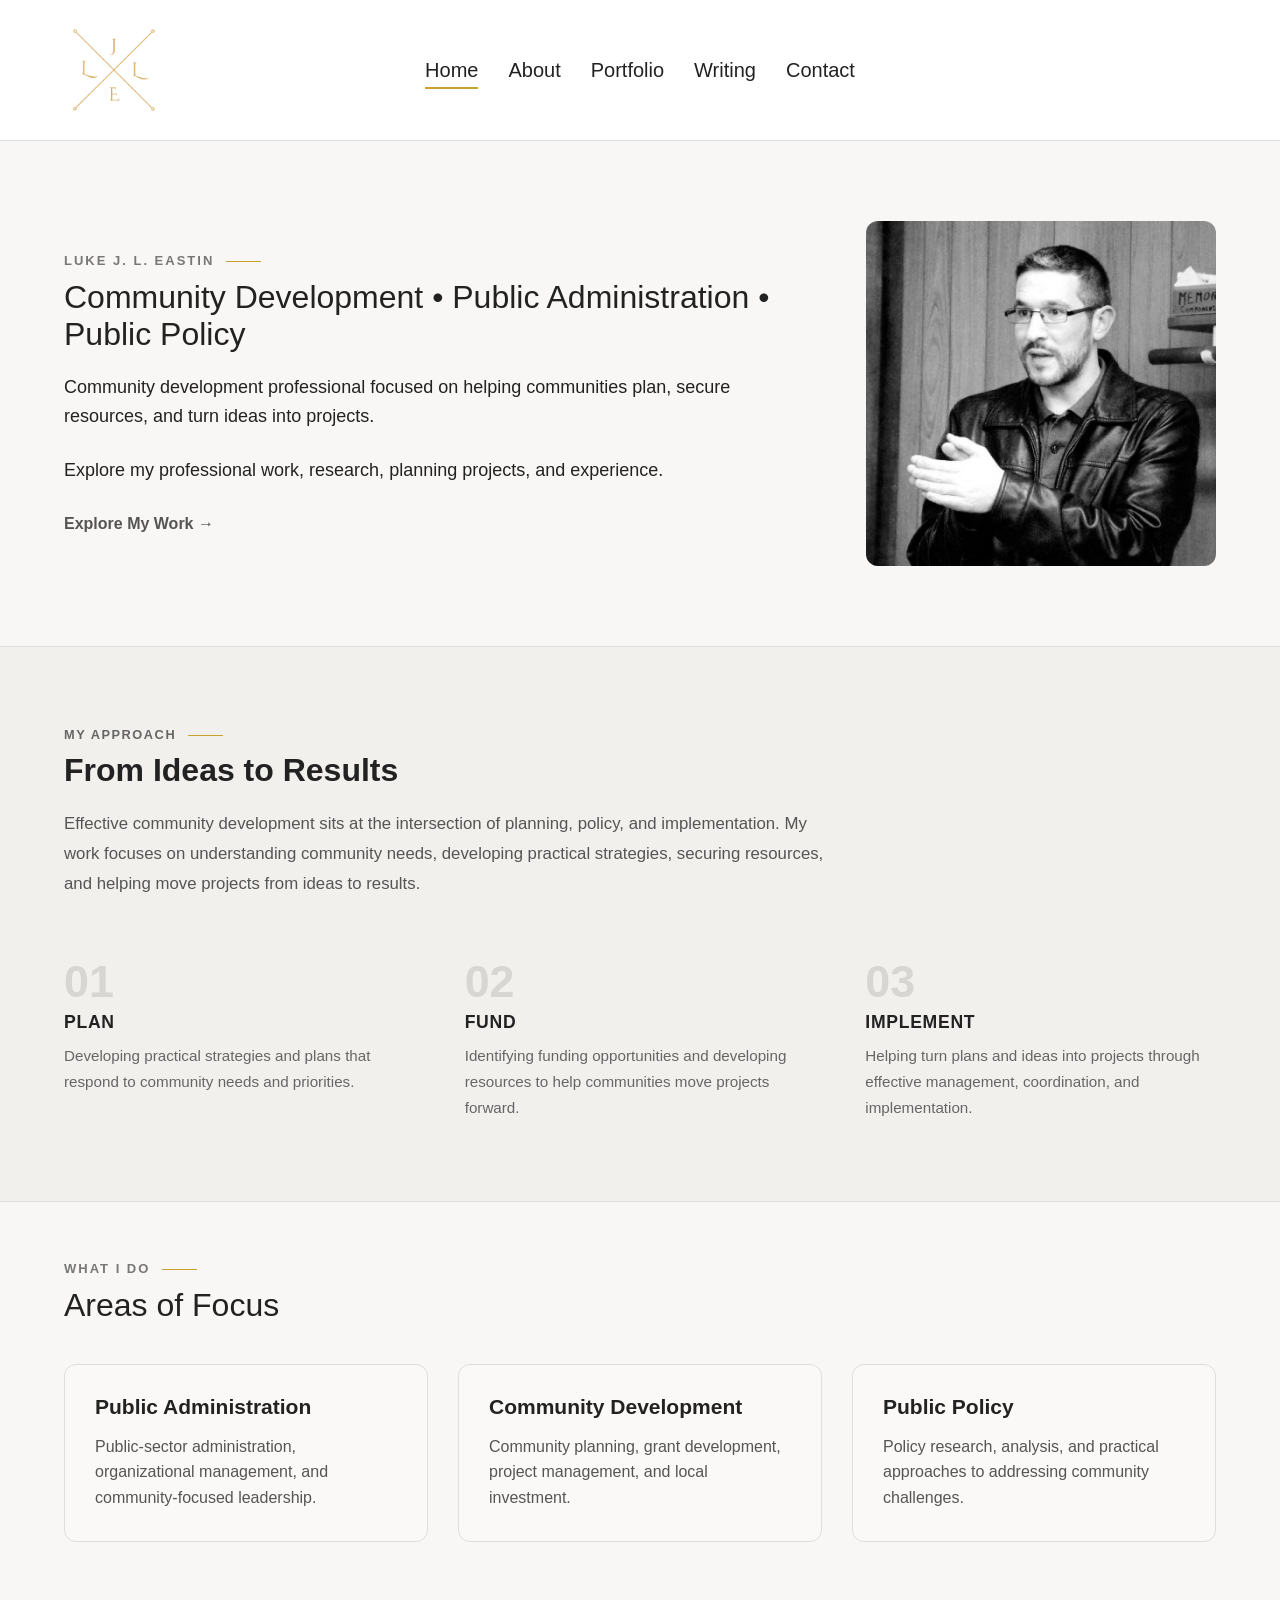
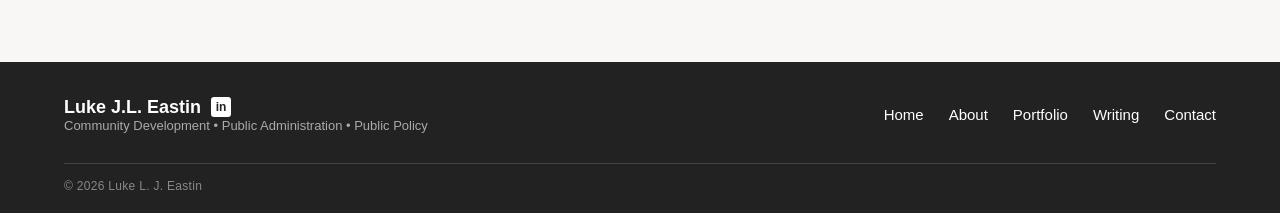
<file: index.html>
<!DOCTYPE html>
<html lang="en">
<head>
    <meta charset="UTF-8">

    <!-- Mobile-friendly viewport -->
    <meta name="viewport" content="width=device-width, initial-scale=1.0">

    <!-- Page title -->
    <title>L. J. L. Eastin - Personal Portfolio</title>

    <!-- Basic SEO -->
    <meta name="description" content="Luke L. J. Eastin - Public Administration, Community Economic Development, and Public Policy.">

    <!-- Site Ico -->
    <link rel="icon" type="image/x-icon" href="images/favicon.ico">

    <!-- Stylesheet -->
    <link rel="stylesheet" href="css/style.css">
</head>

<body>
<div class="scroll-progress"></div>
<header class="site-header">

    <div class="container">

        <a href="index.html" class="site-logo">
            <img src="images/logo_1.png" alt="Luke L. J. Eastin Logo" class="logo-image ">
        </a>

        <nav class="site-nav">
            <a href="index.html" class="active">Home</a>
            <a href="about.html">About</a>
            <a href="portfolio.html">Portfolio</a>
            <a href="writing.html">Writing</a>
            <a href="contact.html">Contact</a>
        </nav>

    </div>

</header>

<hr class="section-divider">

<main>
    <section class="hero">

    <div class="container hero-content">

        <div class="hero-text-content">

            <p class="hero-label">LUKE J. L. EASTIN</p>

            <h2>Community Development • Public Administration • Public Policy</h2>

            <p class="hero-description">
                Community development professional focused on helping communities
                plan, secure resources, and turn ideas into projects.
            </p>

            <p class="hero-description">
                Explore my professional work, research, planning projects, and
                experience.
            </p>

            <a href="portfolio.html" class="hero-link">
                Explore My Work →
            </a>

        </div>

        <div class="hero-image">
            <img src="images/image1.png" alt="Luke J.L. Eastin">
        </div>

    </div>

</section>

<hr class="section-divider">

<section class="approach">

    <div class="container">

        <p class="approach-label">MY APPROACH</p>

        <h2>From Ideas to Results</h2>

        <p class="approach-intro">
            Effective community development sits at the intersection of planning,
            policy, and implementation. My work focuses on understanding community
            needs, developing practical strategies, securing resources, and helping
            move projects from ideas to results.
        </p>

        <div class="approach-grid">

            <div class="approach-item">
                <span class="approach-number">01</span>
                <h3>Plan</h3>
                <p>
                    Developing practical strategies and plans that respond to
                    community needs and priorities.
                </p>
            </div>

            <div class="approach-item">
                <span class="approach-number">02</span>
                <h3>Fund</h3>
                <p>
                    Identifying funding opportunities and developing resources
                    to help communities move projects forward.
                </p>
            </div>

            <div class="approach-item">
                <span class="approach-number">03</span>
                <h3>Implement</h3>
                <p>
                    Helping turn plans and ideas into projects through effective
                    management, coordination, and implementation.
                </p>
            </div>

        </div>

    </div>

</section>

<hr class="section-divider">

<section class="focus">

    <div class="container">

        <p class="focus-label">WHAT I DO</p>

        <h2>Areas of Focus</h2>

        <div class="focus-grid">

            <div class="focus-card">
                <h3>Public Administration</h3>
                <p>
                    Public-sector administration, organizational management,
                    and community-focused leadership.
                </p>
            </div>

            <div class="focus-card">
                <h3>Community Development</h3>
                <p>
                    Community planning, grant development, project management,
                    and local investment.
                </p>
            </div>

            <div class="focus-card">
                <h3>Public Policy</h3>
                <p>
                    Policy research, analysis, and practical approaches to
                    addressing community challenges.
                </p>
            </div>

        </div>

    </div>

</section>

</main>

<footer class="site-footer">

    <div class="container">

        <div class="footer-content">

            
<div class="footer-brand">

    <div class="footer-name">
        <h2>Luke J.L. Eastin</h2>

        <a href="https://www.linkedin.com/in/lukeeastin"
           target="_blank"
           rel="noopener noreferrer"
           aria-label="Luke J.L. Eastin on LinkedIn">
            <span class="linkedin-icon">in</span>
        </a>
    </div>

    <p>Community Development • Public Administration • Public Policy</p>

</div>

            <nav class="footer-nav">
                <a href="index.html">Home</a>
                <a href="about.html">About</a>
                <a href="portfolio.html">Portfolio</a>
                <a href="writing.html">Writing</a>
                <a href="contact.html">Contact</a>
            </nav>

        </div>

        <div class="footer-bottom">
            <p>&copy; <span id="copyright-year"></span> Luke L. J. Eastin</p>
        </div>

    </div>

</footer>

<script src="js/main.js"></script>
<button id="backToTop" class="back-to-top" aria-label="Back to top">
    ↑
</button>
</body>
</html>
</file>
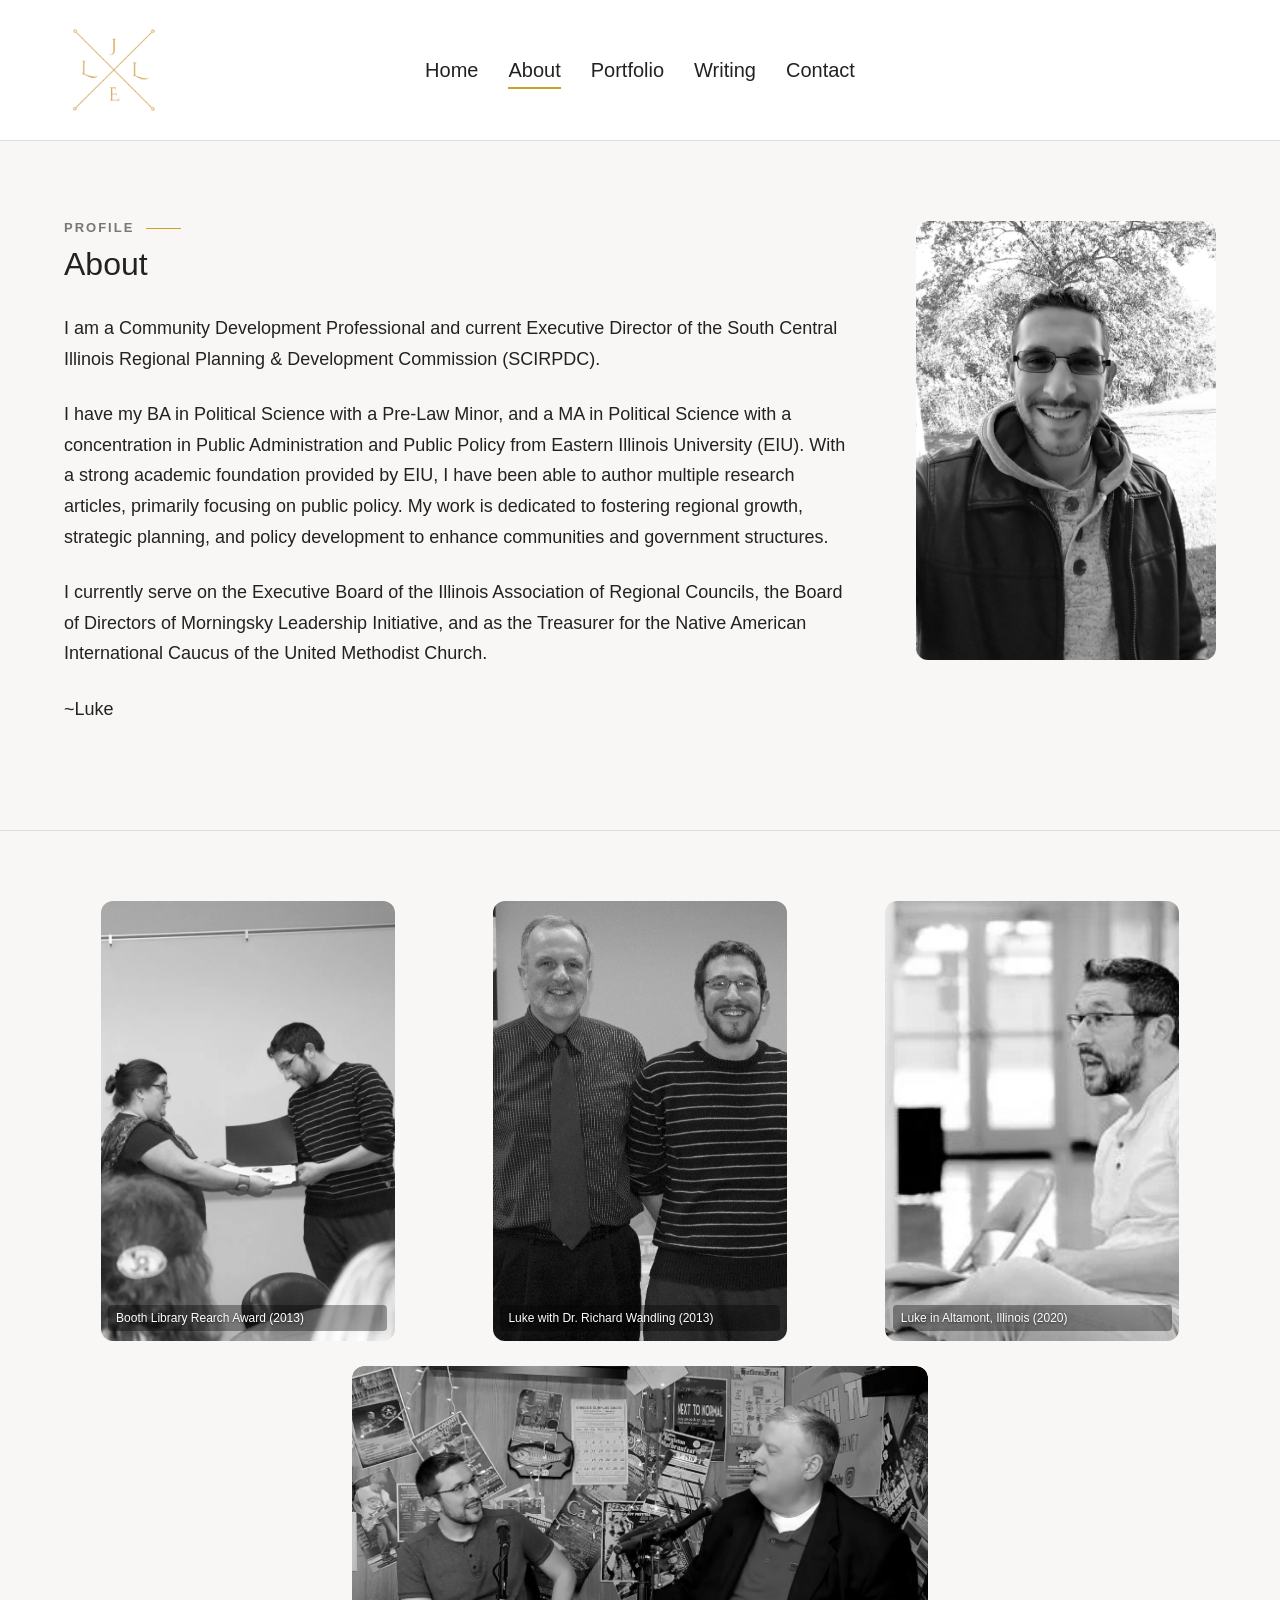
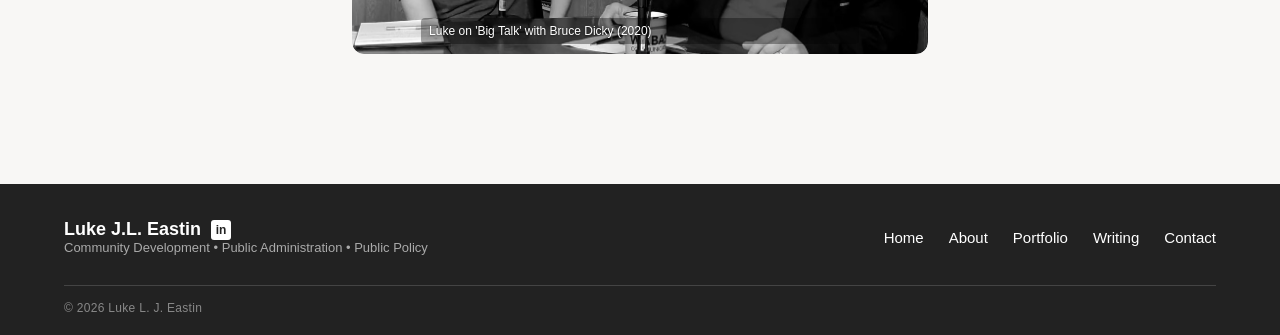
<file: about.html>
<!DOCTYPE html>
<html lang="en">
<head>
    <meta charset="UTF-8">

    <!-- Mobile-friendly viewport -->
    <meta name="viewport" content="width=device-width, initial-scale=1.0">

    <!-- Page title -->
    <title>L. J. L. Eastin - About</title>

    <!-- Basic SEO -->
    <meta name="description" content="Luke L. J. Eastin - Public Administration, Community Economic Development, and Public Policy.">

    <!-- Site Ico -->
    <link rel="icon" type="image/x-icon" href="images/favicon.ico">

    <!-- Stylesheet -->
    <link rel="stylesheet" href="css/style.css">
</head>

<body>
<div class="scroll-progress"></div>
<header class="site-header">

    <div class="container">

        <a href="index.html" class="site-logo">
            <img src="images/logo_1.png" alt="Luke L. J. Eastin Logo" class="logo-image ">
        </a>

        <nav class="site-nav">
            <a href="index.html">Home</a>
            <a href="about.html" class="active">About</a>
            <a href="portfolio.html">Portfolio</a>
            <a href="writing.html">Writing</a>
            <a href="contact.html">Contact</a>
        </nav>

    </div>

</header>

<hr class="section-divider">

<main>
    <section class="about">

    <div class="container about-content">

        <div class="about-text-content">
            <p class="about-label">PROFILE</p>
            <h2>About</h2>
        
            <p class="about-description">
            I am a Community Development Professional and current Executive Director of the 
            South Central Illinois Regional Planning & Development Commission (SCIRPDC).
            </p>

            <p class="about-description">
             I have my BA in Political Science with a Pre-Law Minor, and a MA in Political 
             Science with a concentration in Public Administration and Public Policy from 
             Eastern Illinois University (EIU). With a strong academic foundation provided by 
             EIU, I have been able to author multiple research articles, primarily focusing on
             public policy. My work is dedicated to fostering regional growth, strategic planning,
            and policy development to enhance communities and government structures.
            </p>
        
            <p class="about-description">
            I currently serve on the Executive Board of the Illinois Association of 
            Regional Councils, the Board of Directors of Morningsky Leadership Initiative, 
            and as the Treasurer for the Native American International Caucus of the United 
            Methodist Church.
            </p>

            <p class="about-description">
            ~Luke
            </p>
           
        </div>

        <div class="about-image">
            <img src="images/image2.jpg" alt="Luke J.L. Eastin">
        </div>
    </div>
</section>

<hr class="section-divider">

<section class="gallery">

    <div class="container">

        <div class="gallery-grid">

            <div class="gallery-image">
                <img src="images/eiu_award-1.webp" alt="L. Eastin EIU Award">
                <p>Booth Library Rearch Award (2013)</p>
            </div>

            <div class="gallery-image">
                <img src="images/eiu_award_2.jpg" alt="L. Eastin EIU Award">
                <p>Luke with Dr. Richard Wandling (2013)</p>
            </div>

            <div class="gallery-image">
                <img src="images/image3.png" alt="L. Eastin @ Altamont">
                <p>Luke in Altamont, Illinois (2020)</p>
            </div>

            <div class="gallery-image gallery-wide">
                <img src="images/bigtalk.jpg" alt="Luke and Bruce Dicky">
                <p>Luke on 'Big Talk' with Bruce Dicky (2020)</p>
            </div>

        </div>

    </div>

</section>

</main>

<footer class="site-footer">

    <div class="container">

        <div class="footer-content">

            <div class="footer-brand">

    <div class="footer-name">
        <h2>Luke J.L. Eastin</h2>

        <a href="https://www.linkedin.com/in/lukeeastin"
           target="_blank"
           rel="noopener noreferrer"
           aria-label="Luke J.L. Eastin on LinkedIn">
            <span class="linkedin-icon">in</span>
        </a>
    </div>

    <p>Community Development • Public Administration • Public Policy</p>

</div>

            <nav class="footer-nav">
                <a href="index.html">Home</a>
                <a href="about.html">About</a>
                <a href="portfolio.html">Portfolio</a>
                <a href="writing.html">Writing</a>
                <a href="contact.html">Contact</a>
            </nav>

        </div>

        <div class="footer-bottom">
            <p>&copy; <span id="copyright-year"></span> Luke L. J. Eastin</p>
        </div>

    </div>

</footer>

<script src="js/main.js"></script>
</body>
</html>
</file>
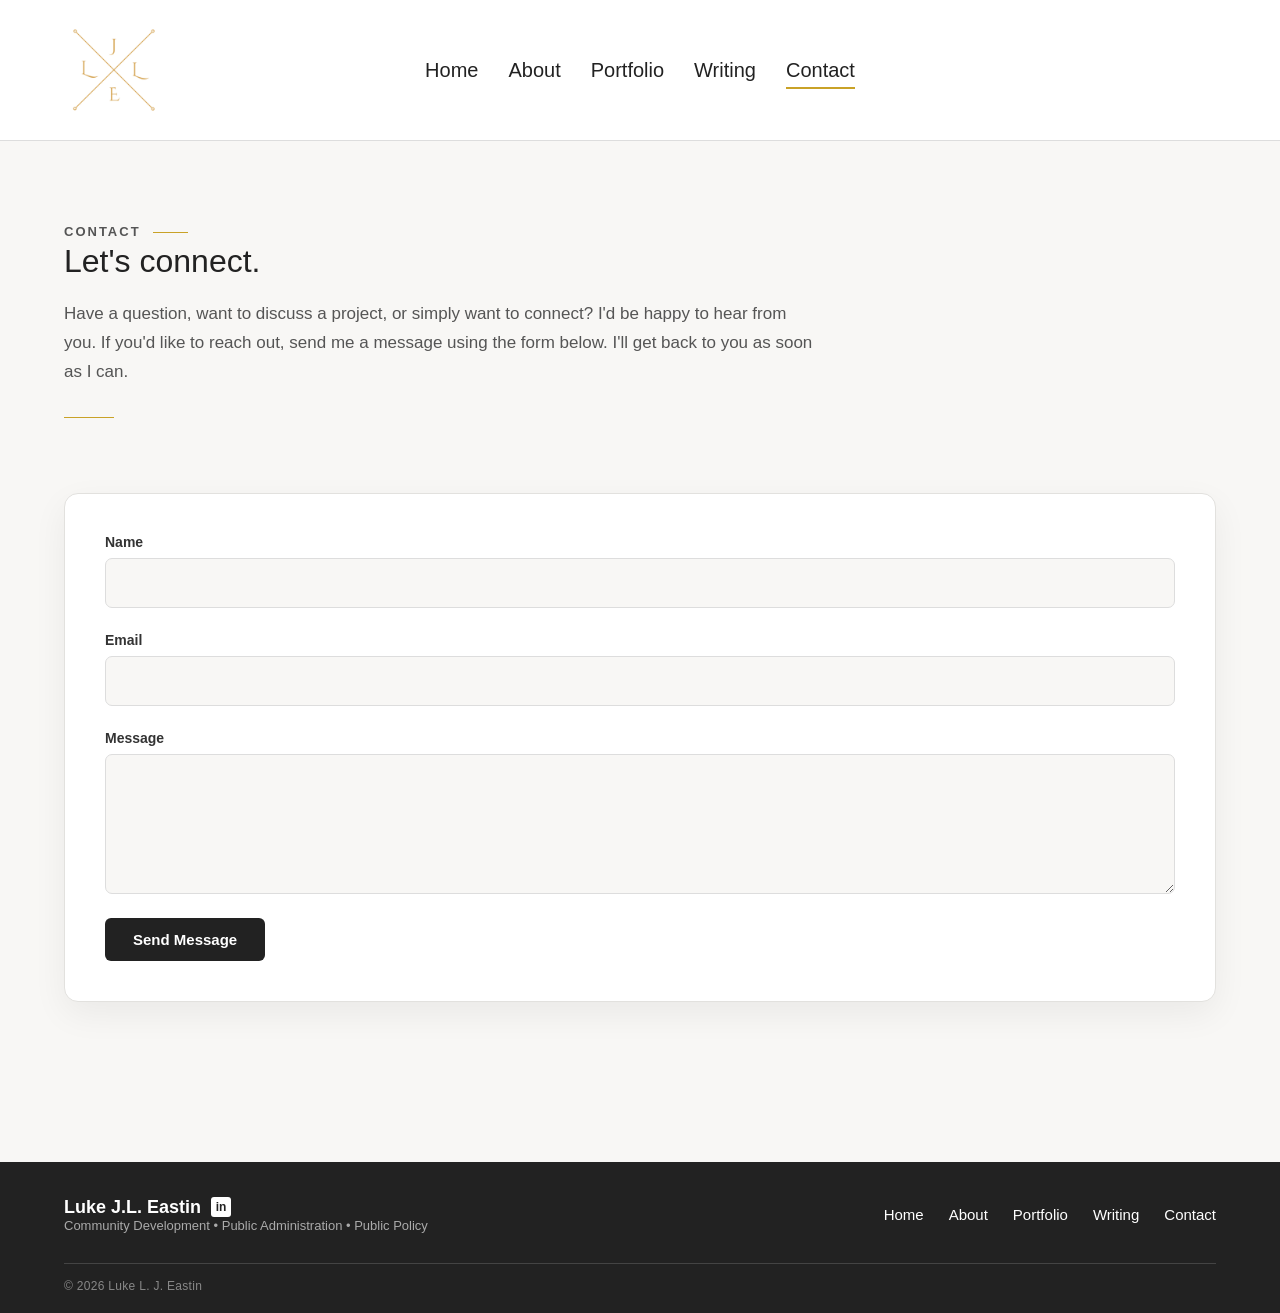
<file: contact.html>
<!DOCTYPE html>
<html lang="en">
<head>
    <meta charset="UTF-8">

    <!-- Mobile-friendly viewport -->
    <meta name="viewport" content="width=device-width, initial-scale=1.0">

    <!-- Page title -->
    <title>L. J. L. Eastin - Contact</title>

    <!-- Basic SEO -->
    <meta name="description" content="Luke L. J. Eastin - Public Administration, Community Economic Development, and Public Policy.">

    <!-- Site Ico -->
    <link rel="icon" type="image/x-icon" href="images/favicon.ico">

    <!-- Stylesheet -->
    <link rel="stylesheet" href="css/style.css">
</head>

<body>
<div class="scroll-progress"></div>
<header class="site-header">

    <div class="container">

        <a href="index.html" class="site-logo">
            <img src="images/logo_1.png" alt="Luke L. J. Eastin Logo" class="logo-image ">
        </a>

        <nav class="site-nav">
            <a href="index.html">Home</a>
            <a href="about.html">About</a>
            <a href="portfolio.html">Portfolio</a>
            <a href="writing.html">Writing</a>
            <a href="contact.html" class="active">Contact</a>
        </nav>

    </div>

</header>

<hr class="section-divider">

<main>

    <section class="contact">

        <div class="container">

            <div class="contact-layout">

                <div class="contact-info">
                    <p class="contact-label">CONTACT</p>
                    <h2>Let's connect.</h2>

                    <p>
                    Have a question, want to discuss a project, or simply want to connect?
                    I'd be happy to hear from you. If you'd like to reach out, send me a message 
                    using the form below. I'll get back to you as soon as I can.
                    </p>

                    <div class="contact-line"></div>

                </div>

                <div class="contact-card">

                    <form class="contact-form"
                        action="https://formspree.io/f/xoeqneyv"
                        method="POST">

                        <div class="form-group">
                            <label for="name">Name</label>
                            <input type="text" id="name" name="name" required>
                        </div>

                        <div class="form-group">
                            <label for="email">Email</label>
                            <input type="email" id="email" name="email" required>
                        </div>

                        <div class="form-group">
                            <label for="message">Message</label>
                            <textarea id="message" name="message" rows="6" required></textarea>
                        </div>

                        <button type="submit">Send Message</button>

                    </form>

                </div>

            </div>

        </div>

    </section>

</main>

<footer class="site-footer">

    <div class="container">

        <div class="footer-content">

            <div class="footer-brand">

    <div class="footer-name">
        <h2>Luke J.L. Eastin</h2>

        <a href="https://www.linkedin.com/in/lukeeastin"
           target="_blank"
           rel="noopener noreferrer"
           aria-label="Luke J.L. Eastin on LinkedIn">
            <span class="linkedin-icon">in</span>
        </a>
    </div>

    <p>Community Development • Public Administration • Public Policy</p>

</div>

            <nav class="footer-nav">
                <a href="index.html">Home</a>
                <a href="about.html">About</a>
                <a href="portfolio.html">Portfolio</a>
                <a href="writing.html">Writing</a>
                <a href="contact.html">Contact</a>
            </nav>

        </div>

        <div class="footer-bottom">
            <p>&copy; <span id="copyright-year"></span> Luke L. J. Eastin</p>
        </div>

    </div>

</footer>

<script src="js/main.js"></script>
</body>
</html>
</file>
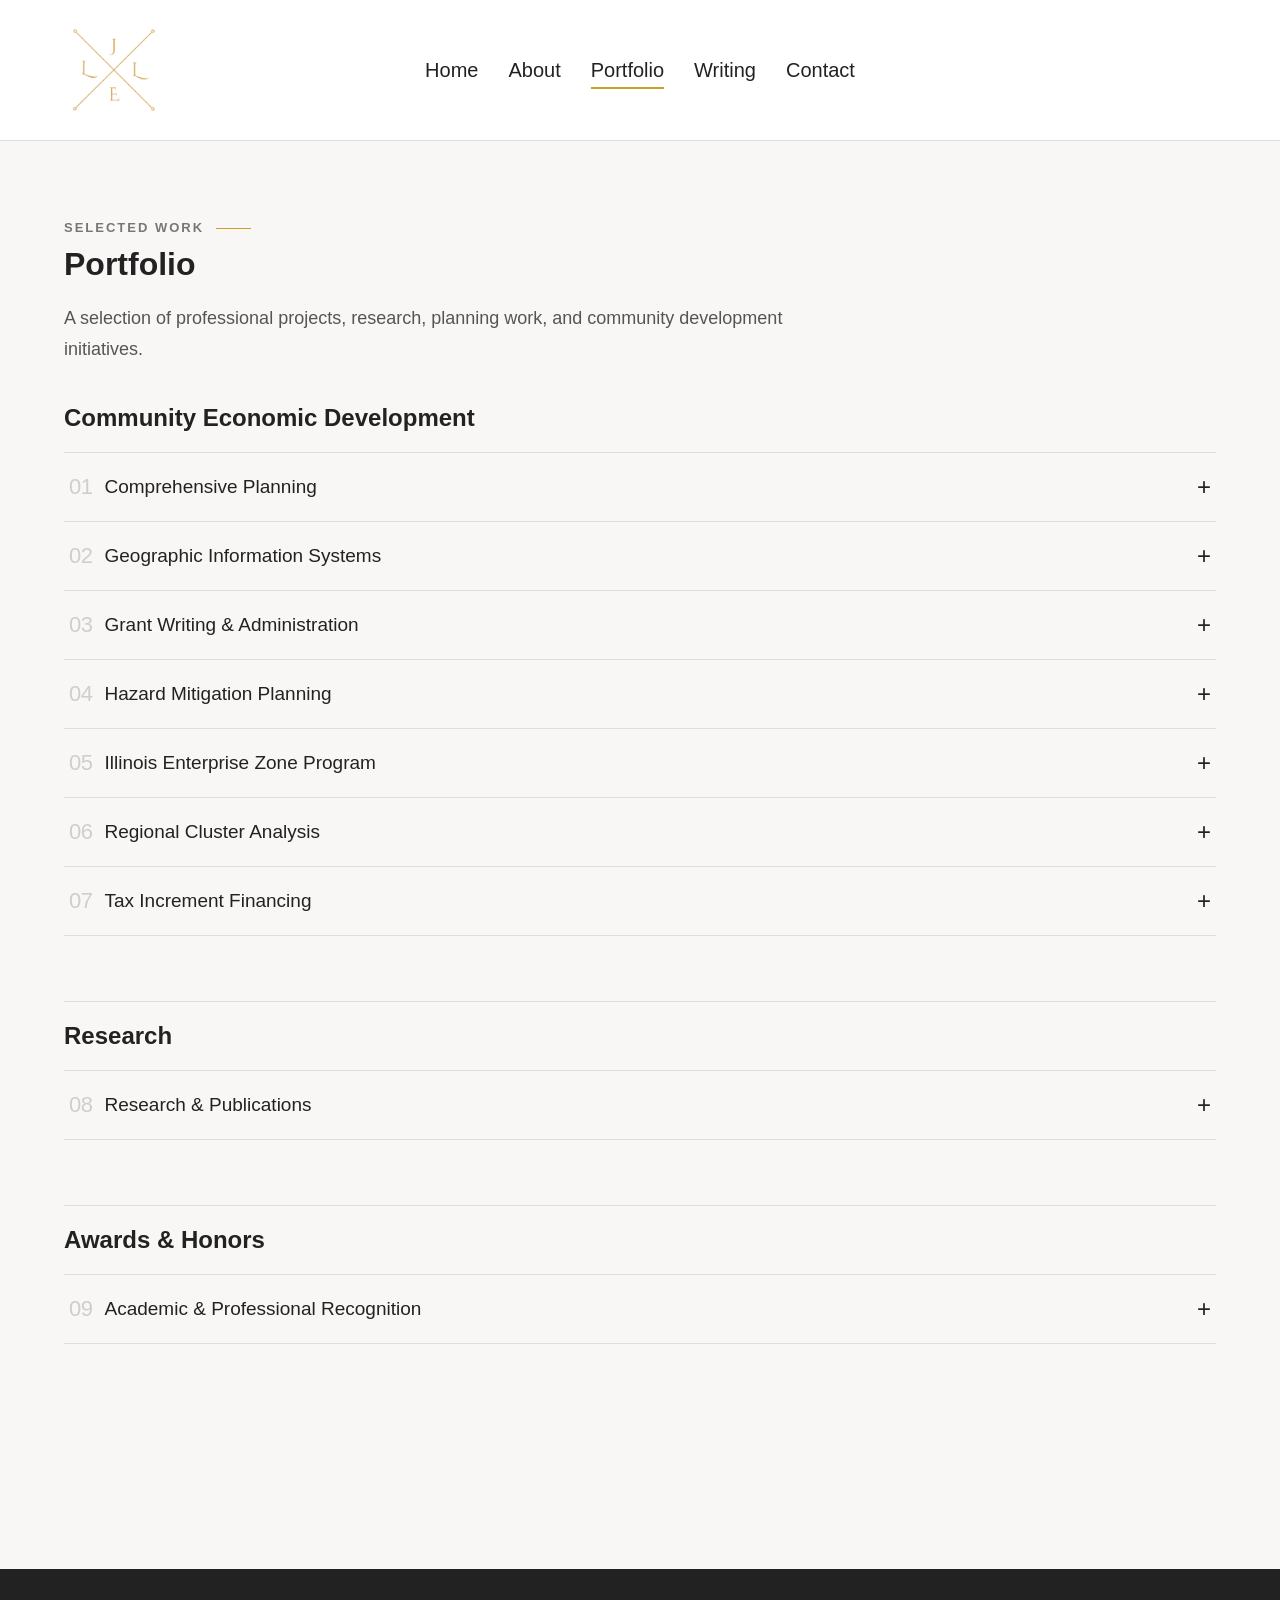
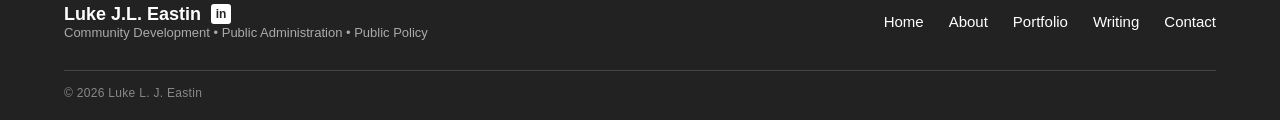
<file: portfolio.html>
<!DOCTYPE html>
<html lang="en">
<head>
    <meta charset="UTF-8">

    <!-- Mobile-friendly viewport -->
    <meta name="viewport" content="width=device-width, initial-scale=1.0">

    <!-- Page title -->
    <title>L. J. L. Eastin - Portfolio</title>

    <!-- Basic SEO -->
    <meta name="description" content="Luke L. J. Eastin - Public Administration, Community Economic Development, and Public Policy.">

    <!-- Site Ico -->
    <link rel="icon" type="image/x-icon" href="images/favicon.ico">

    <!-- Stylesheet -->
    <link rel="stylesheet" href="css/style.css">
</head>

<body>
<div class="scroll-progress"></div>
<header class="site-header">

    <div class="container">

        <a href="index.html" class="site-logo">
            <img src="images/logo_1.png" alt="Luke L. J. Eastin Logo" class="logo-image ">
        </a>

        <nav class="site-nav">
            <a href="index.html">Home</a>
            <a href="about.html">About</a>
            <a href="portfolio.html" class="active">Portfolio</a>
            <a href="writing.html">Writing</a>
            <a href="contact.html">Contact</a>
        </nav>

    </div>

</header>

<hr class="section-divider">

<main>

    <section class="portfolio">
        <div class="container">

            <div class="portfolio-header">
                <p class="portfolio-label">SELECTED WORK</p>
                <h2>Portfolio</h2>
                <p>
                    A selection of professional projects, research, planning work,
                    and community development initiatives.
                </p>
            </div>

            <div class="portfolio-section">
            
                <h2>Community Economic Development</h2>

                <div class="portfolio-list">

                    <div class="portfolio-item">
                        <button class="portfolio-toggle" type="button">
                            <span class="portfolio-number">01</span>
                            <span class="portfolio-title">Comprehensive Planning</span>
                            <span class="portfolio-icon">+</span>
                        </button>

                        <div class="portfolio-content">
                            <p>
                                Comprehensive planning projects focused on community
                                visioning, long-term development, land use, and strategic
                                priorities.
                            </p>
                            <ul>
                                <li>
                                    <strong>Centralia Comprehensive Plan (2024)</strong>
                                    <span>Throughout the year 2024, I worked with elected officials, city staff, local stakeholders and 
                                        residents of the City of Centralia to develop a Community Vision for the future and establish an 
                                        action plan to meet both present and future community needs. Click to view the <a href="documents/centraliacompplan.pdf" target="_blank">
                                    Centralia Comprehensive Plan</a>.</span>
                                </li>
                            </ul>
                        </div>
                    </div>

                    <div class="portfolio-item">

    <button class="portfolio-toggle" type="button">
        <span class="portfolio-number">02</span>
        <span class="portfolio-title">Geographic Information Systems</span>
        <span class="portfolio-icon">+</span>
    </button>

    <div class="portfolio-content">

        <div class="gis-content">

            <div class="gis-links">

                <p>
                    GIS analysis and mapping used to support community
                    planning, economic development, infrastructure,
                    and decision-making.
                </p>

                <ul>
                    <li>
                        <a href="https://scirpdc.maps.arcgis.com/apps/webappviewer/index.html?id=724d47651f94440a93e305ac0596f4c7"
                           target="_blank">
                            Salem Community Economic Development Map
                        </a>
                    </li>

                    <li>
                        <a href="https://experience.arcgis.com/experience/5689074ffe7840f3b2faae987240648d"
                           target="_blank">
                            Centralia Community Economic Development Map
                        </a>
                    </li>

                    <li>
                        <a href="https://experience.arcgis.com/experience/d7b4ebfd06dc4f63984c9284929d7451"
                           target="_blank">
                            Vandalia Community Economic Development Map
                        </a>
                    </li>
                </ul>

            </div>

            <div class="gis-image">
                <img src="images/centralia.png"
                alt="Luke Eastin discussing GIS mapping">
                <p>Discussing GIS mapping in Centralia, IL.</p>
                </div>

        </div>

    </div>

</div>

                    <div class="portfolio-item">
                        <button class="portfolio-toggle" type="button">
                            <span class="portfolio-number">03</span>
                            <span class="portfolio-title">Grant Writing & Administration</span>
                            <span class="portfolio-icon">+</span>
                        </button>

                        <div class="portfolio-content">
                            <p>Over the years I have worked with dozens of local governments and businesses in the grant writing process, from project development through grant award closeout.</p>
                            <p>I have been afforded the opportunity to write and been awarded tens of millions of dollars in grant funding for local governments to complete public infrastructure improvements, housing rehabilitation activities, economic development projects.</p>
                            <p>These funds have come from numerous state and federal agencies including, the Economic Development Administration (EDA), Department of Justice (DOJ), Federal Emergency Management Agency (FEMA), Department of Agriculture (UDSA), Department of Housing and Urban Development (HUD), IL Department of Transportation (IDOT), IL Department of Commerce & Economic Opportunity(DCEO), IL Environmental Protection Agency (IEPA), among many others.</p>
                        </div>
                    </div>

                    <div class="portfolio-item">
                        <button class="portfolio-toggle" type="button">
                            <span class="portfolio-number">04</span>
                            <span class="portfolio-title">Hazard Mitigation Planning</span>
                            <span class="portfolio-icon">+</span>
                        </button>

                        <div class="portfolio-content">
                            <p>
                                Hazard mitigation planning and project development
                                designed to reduce community vulnerability and
                                improve long-term resilience.
                            </p>
                            <ul>
                                <li>
                                    <strong>Jasper County Hazard Mitigation Plan (2021)</strong>
                                    <span>This Hazard Mitigation Plan was developed with the fundamental goal of informing 
                                        State and local leaders of the risks and impacts natural hazard events could have on Jasper County, 
                                        Illinois and further examine how to best lessen the adverse impacts that these hazard events can have 
                                        on the local community. Click to view the <a href="documents/jasper_county_hmp_2021.pdf" target="_blank">
                                        Jasper County Hazard Mitigation Plan</a>.</span>
                                </li>
                            </ul>
                        </div>
                    </div>

                    <div class="portfolio-item">
                        <button class="portfolio-toggle" type="button">
                            <span class="portfolio-number">05</span>
                            <span class="portfolio-title">Illinois Enterprise Zone Program</span>
                            <span class="portfolio-icon">+</span>
                        </button>

                        <div class="portfolio-content">
                            <p>
                            The Enterprise Zone Program is designed to stimulate economic growth and neighborhood 
                            revitalization in economically depressed areas of the state through state and local tax 
                            incentives, regulatory relief and improved governmental services.
                            </p>
                            <p>
                            I have assisted in the development and creation of two Illinois Enterprise Zones, 
                            (1) the Vandalia/Fayette County Enterprise Zone (2019), and (2), the Flora/Clay County 
                            Enterprise Zone (2017).
                            </p>
                        </div>
                    </div>

                    <div class="portfolio-item">
                        <button class="portfolio-toggle" type="button">
                            <span class="portfolio-number">06</span>
                            <span class="portfolio-title">Regional Cluster Analysis</span>
                            <span class="portfolio-icon">+</span>
                        </button>

                        <div class="portfolio-content">
                            <ul>
                                <li>
                                    <strong>South Central Illinois Regional Cluster Analysis (2017)</strong>
                                    <span>An Industrial Cluster Analysis explores how groups of inter-related 
                                        industries drive wealth creation in a region, primarily through the export of goods 
                                        and services. This analysis examined the regional economic structure of the SCIRPDC 
                                        Economic Development District, including the counties of Clay, Effingham, Fayette, Jasper and Marion 
                                        in south central Illinois. Click to view the <a href="documents/scirpdc_cluster_analysis.pdf" target="_blank">
                                        South Central Illinois Cluster Analysis</a>.</span>
                                </li>
                            </ul>
                        </div>
                    </div>

                    <div class="portfolio-item">
    <button class="portfolio-toggle" type="button">
        <span class="portfolio-number">07</span>
        <span class="portfolio-title">Tax Increment Financing</span>
        <span class="portfolio-icon">+</span>
    </button>

    <div class="portfolio-content">

        <div class="gis-content">

            <div class="gis-links">

                <p>
                    TIF planning and development work supporting
                    community investment and economic development.
                </p>

                <ul>
                    <li>
                        <strong>Altamont South Redevelopment Project (2021)</strong>
                            <span>In 2021, I worked with the elected officials of the City of Altamont to develop a 
                            Tax Increment Financing District intended to redevelop approximately 68 acres of real 
                            estate south of Interstate 70. This redevelopment plan most notably included the creation 
                            of the South Point Subdivision. Click to view the <a href="documents/altamontredevelopmentplan.pdf" target="_blank">Altamont South Redevelopment Plan</a>
                            </span>
                    </li>
                    <li>
                        <strong>Flora U.S 50 Corridor Redevelopment Project (2020)</strong>
                            <span>I provided direct assistance to the City of Flora from Fall of 2019 through 2020 in the development 
                            of the plan for redevelopment of approximately 700 acres of underdeveloped or blighted areas of the community. 
                            The plan included an estimated $11.5 Million dollars in re-investment into the TIF area over the next two decades.
                            Click to view the<a href="documents/floraus50redevelopmentplan.pdf" target="_blank">
                            Flora U.S 50 Corridor Redevelopment Project</a>
                        </span>
                    </li>
                    <li>
                        <strong>Teutopolis Central Redevelopment Project Area (2017)</strong>
                            <span>In 2017, I worked with officials of Teutopolis, Illinois in the creation of the Central Redevelopment Area Plan. 
                            This plan included the Prairie View Subdivision in the southern portion of the community. This new subdivision has 
                            been a one of the many recent success stories in the Village.
                            Click to view the<a href="documents/teutopolis_redevelopment_plan.pdf" target="_blank">
                            Teutopolis Central Redevelopment Project Area</a>
                        </span>
                    </li>
                </ul>

            </div>

            <div class="gis-image">
                <img src="images/altamonttif.png"
                     alt="Luke Eastin discussing Tax Increment Financing">
                <p>Discussing Tax Increment Financing in Altamont, IL.</p>
            </div>

        </div>

    </div>
</div>

                </div>

            </div>

            <hr class="section-divider">

            <div class="portfolio-section">

                <h2>Research</h2>

                <div class="portfolio-list">

                    <div class="portfolio-item">
                        <button class="portfolio-toggle" type="button">
                            <span class="portfolio-number">08</span>
                            <span class="portfolio-title">Research & Publications</span>
                            <span class="portfolio-icon">+</span>
                        </button>

                        <div class="portfolio-content">
                            <p>
                                Prior to joining the ranks of non-profit organizational leadership and community economic 
                                development, I authored multiple research articles as a student of Eastern Illinois University. 
                                My research focused on public policy impacts as well as international organization leadership.
                            </p>
                            <p>
                                As a student, I served as an Editor of The EIU Political Science Review. Following my graduation, 
                                I continued my work in the field as a scholarly peer reviewer for the Review of Policy Research journal.
                            </p>
                            <ul>
                                <li><strong>Eastin, Luke J. L. (2014).</strong><a href="https://www.sciencedirect.com/science/article/abs/pii/S1040619014001717" target="_blank">
                                            An Assessment of the Effectiveness of Renewable Portfolio Standards in the United States.</a>
                                            The Electricity Journal, Volume 27, Issue 7, Pages 126-137.
                                </li>
                                <li><strong>Eastin, Luke J. L. (2014).</strong><a href="https://www.tandfonline.com/doi/full/10.1080/19463138.2014.899231" target="_blank">
                                            Home rule and environmentalism: the adoption of green initiatives in US municipalities.</a>
                                            International Journal of Urban Sustainable Development, 6(2), 206–220.
                                </li>
                                <li><strong>Eastin, Luke J. L. (2014).</strong><a href="https://thekeep.eiu.edu/theses/1185" target="_blank">
                                            Implementation of Renewable Portfolio Standards in the United States.</a> Master's Theses. 1185.
                                </li>
                                <li><strong>Eastin, Luke J. L. (2013).</strong><a href="https://link.springer.com/article/10.1007/s11366-013-9262-2" target="_blank">
                                            Legitimacy Deficit: Chinese Leadership at the United Nations.</a>
                                            Journal of Chinese Political Science, 18, 389–402.
                                </li>
                                <li><strong>Eastin, Luke J. L. (2012).</strong><a href="https://thekeep.eiu.edu/cgi/viewcontent.cgi?article=1003&context=eiupsr" target="_blank">
                                            Article Critique: “Shifting Winds: Explaining Variation in State Policies to Promote Small-Scale Wind Energy.”</a>
                                         The Eastern Illinois University Political Science Review, 1.1 (2012): 4.
                                </li>
                            </ul>
                        </div>
                    </div>

                </div>

            </div>

            <hr class="section-divider">

            <div class="portfolio-section">

                <h2>Awards & Honors</h2>

                <div class="portfolio-list">

                    <div class="portfolio-item">
                        <button class="portfolio-toggle" type="button">
                            <span class="portfolio-number">09</span>
                            <span class="portfolio-title">Academic & Professional Recognition</span>
                            <span class="portfolio-icon">+</span>
                        </button>

                        <div class="portfolio-content">
                            <p>
                                Selected academic and professional awards and
                                recognitions.
                            </p>
                            <ul>
                                <li>Professional Community Economic Developer (PCED), National Community Development Institute, 2025</li>
                                <li>Illinois DCEO CDBG Conference, Grant Administration Award, 2023</li>
                                <li>Illinois GIS Association Regional Conference Presentation: “Utilizing GIS in Local Government Planning”, 2016</li>
                                <li>Eastern Illinois University (EIU) Thesis Award of Excellence College of Sciences, 2014-2015</li>
                                <li>EIU Distinguished Graduate Student in Political Science, 2014</li>
                                <li>Forest Howell Graduate Scholarship in Public Administration, 2013</li>
                                <li>EIU Booth Library Award for Research and Creativity—First Place, 2013</li>
                                <li>EIU College of Sciences Annual Science Festival Research Recognition, 2012; 2013</li>
                                <li>Pi Sigma Alpha, National Political Science Honorary Society, 2012</li>
                            </ul>
                        </div>
                    </div>

                </div>

            </div>

        </div>
    </section>

</main>

<footer class="site-footer">

    <div class="container">

        <div class="footer-content">

            <div class="footer-brand">

    <div class="footer-name">
        <h2>Luke J.L. Eastin</h2>

        <a href="https://www.linkedin.com/in/lukeeastin"
           target="_blank"
           rel="noopener noreferrer"
           aria-label="Luke J.L. Eastin on LinkedIn">
            <span class="linkedin-icon">in</span>
        </a>
    </div>

    <p>Community Development • Public Administration • Public Policy</p>

</div>

            <nav class="footer-nav">
                <a href="index.html">Home</a>
                <a href="about.html">About</a>
                <a href="portfolio.html">Portfolio</a>
                <a href="writing.html">Writing</a>
                <a href="contact.html">Contact</a>
            </nav>

        </div>

        <div class="footer-bottom">
            <p>&copy; <span id="copyright-year"></span> Luke L. J. Eastin</p>
        </div>

    </div>

</footer>

<script src="js/main.js"></script>
<button id="backToTop" class="back-to-top" aria-label="Back to top">
    ↑
</button>
</body>
</html>
</file>
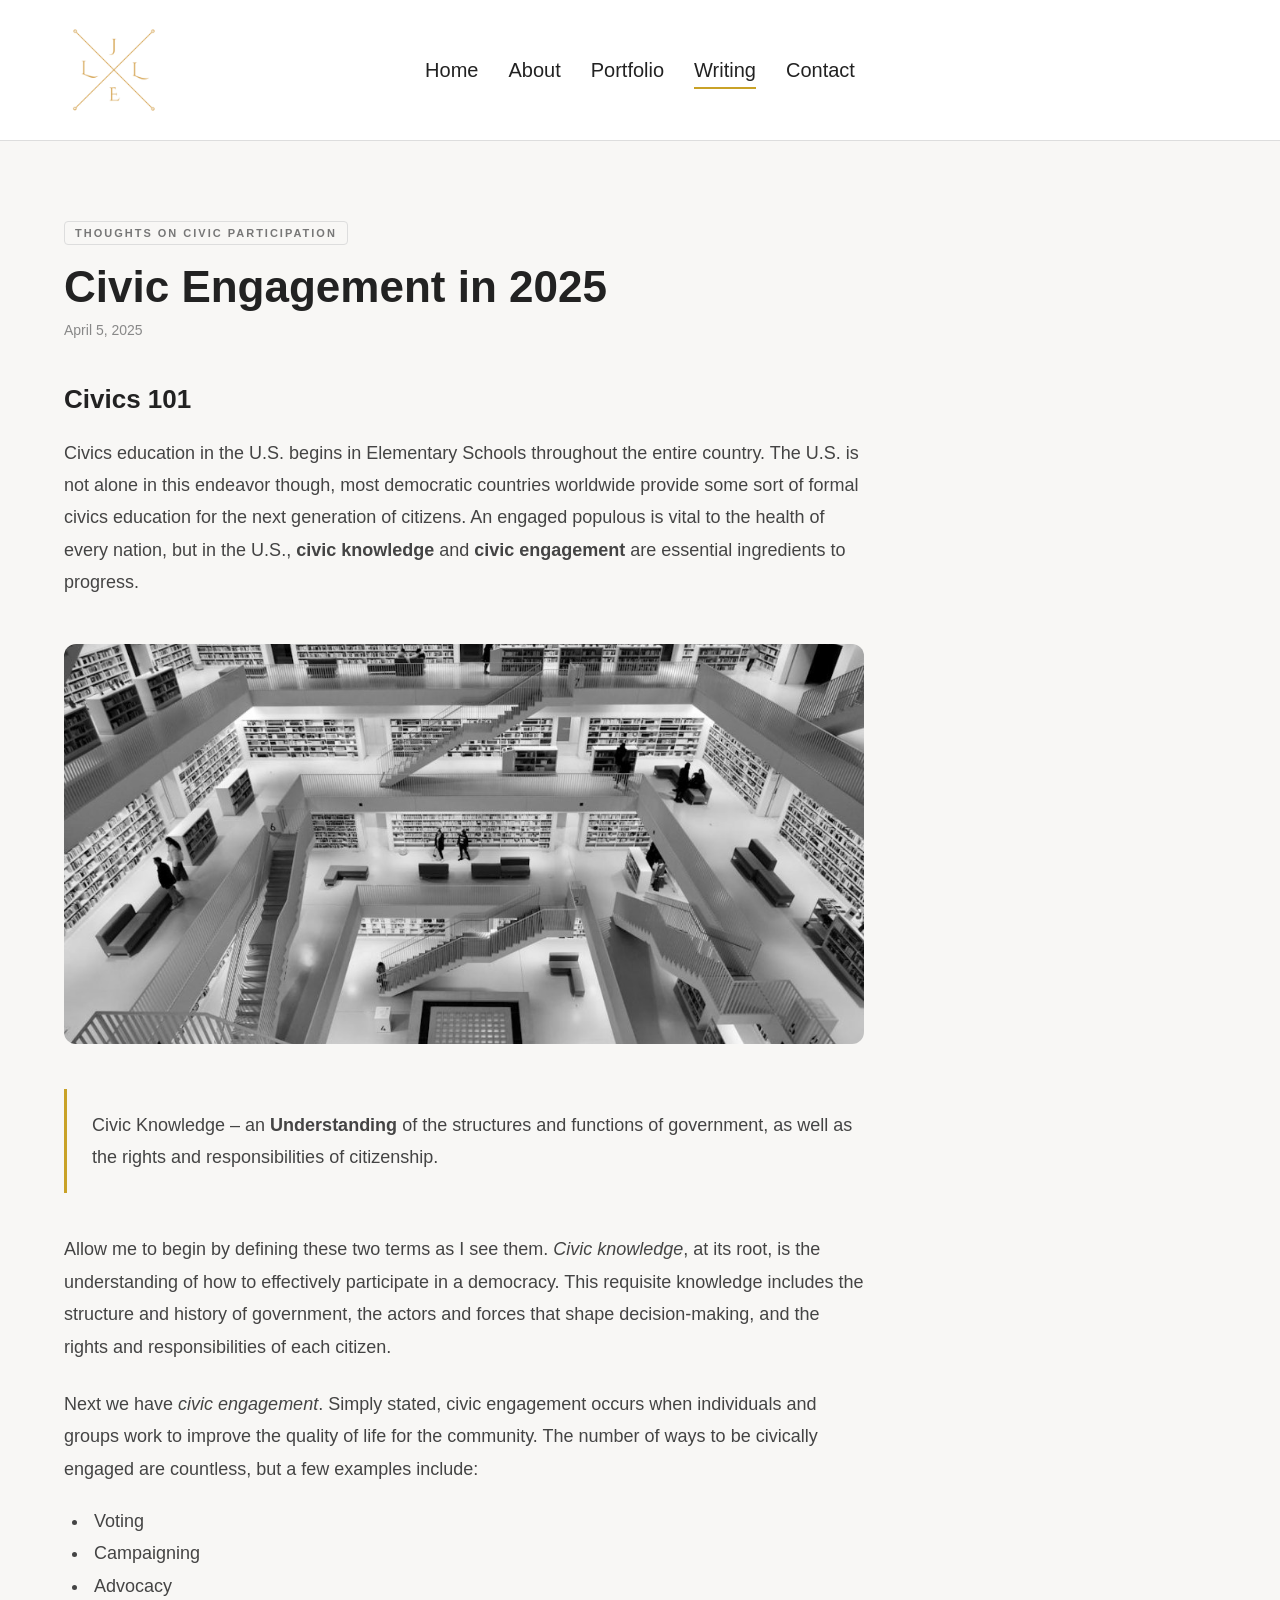
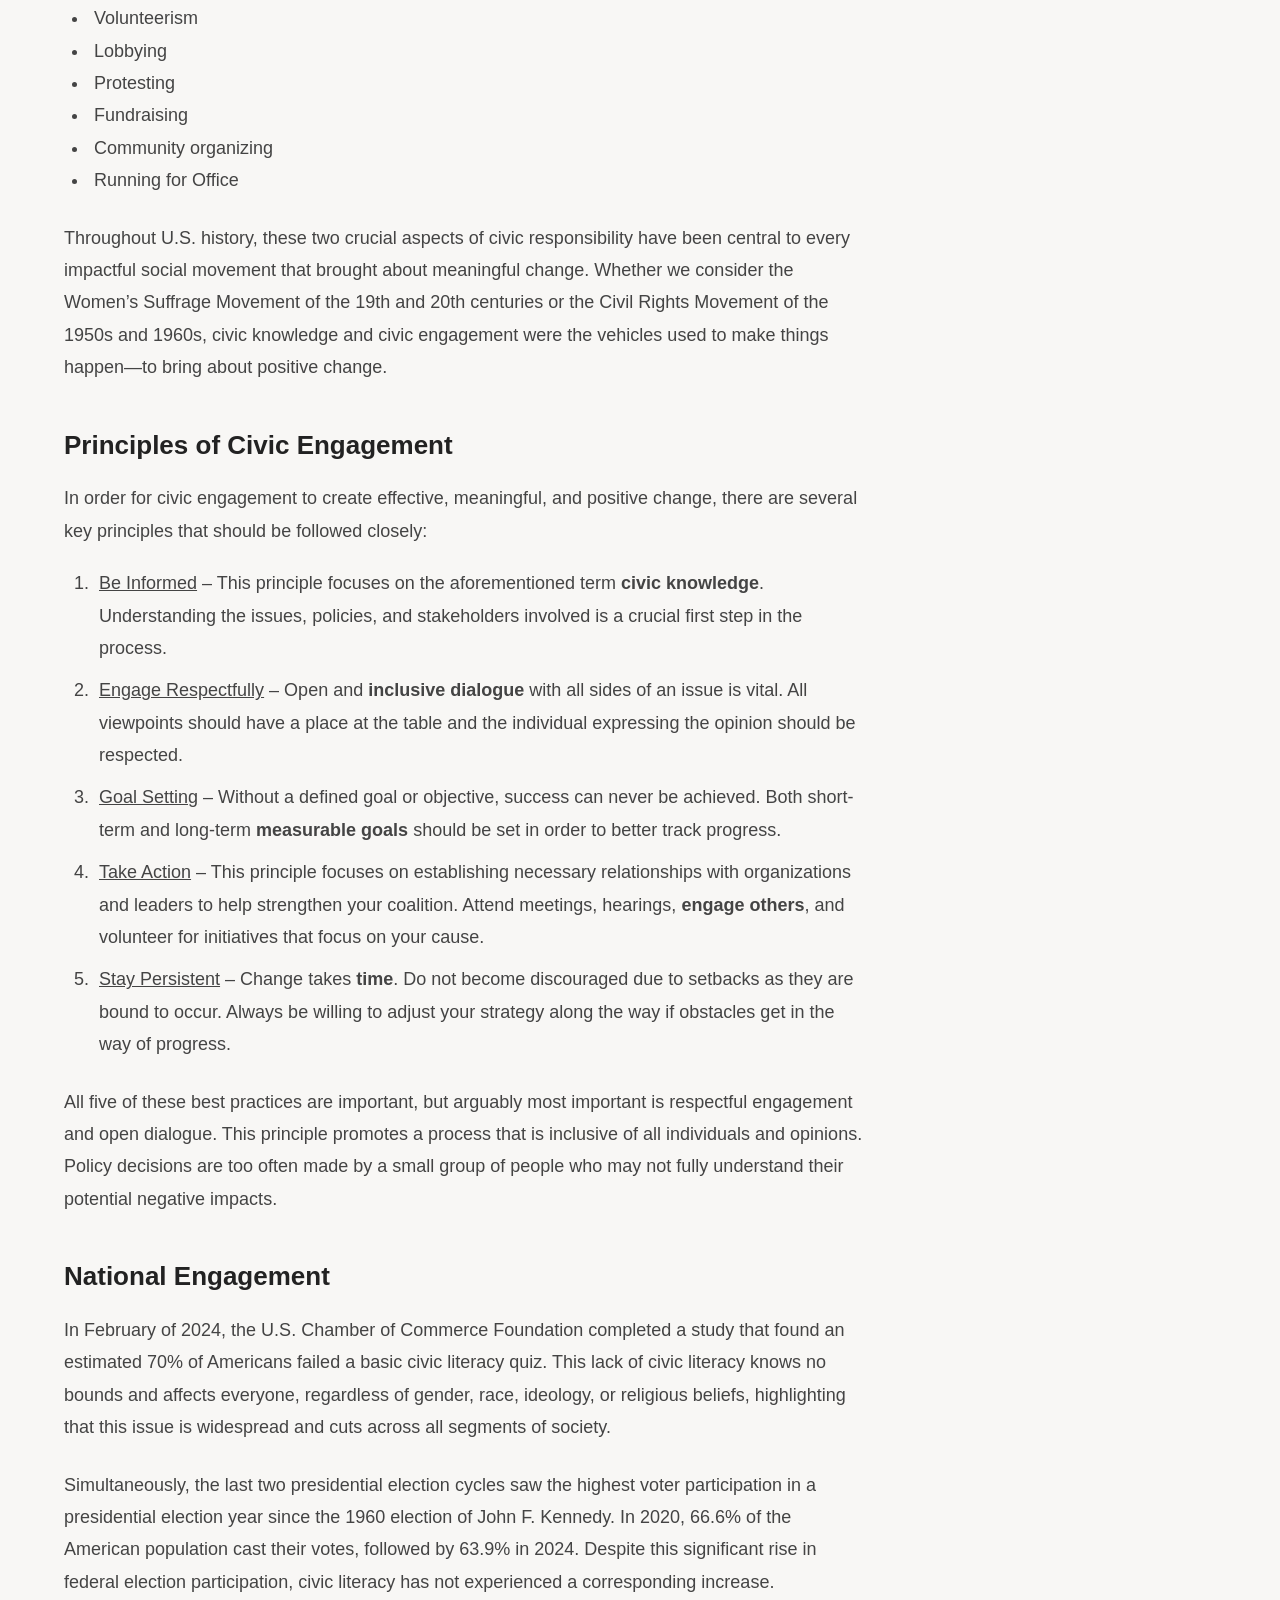
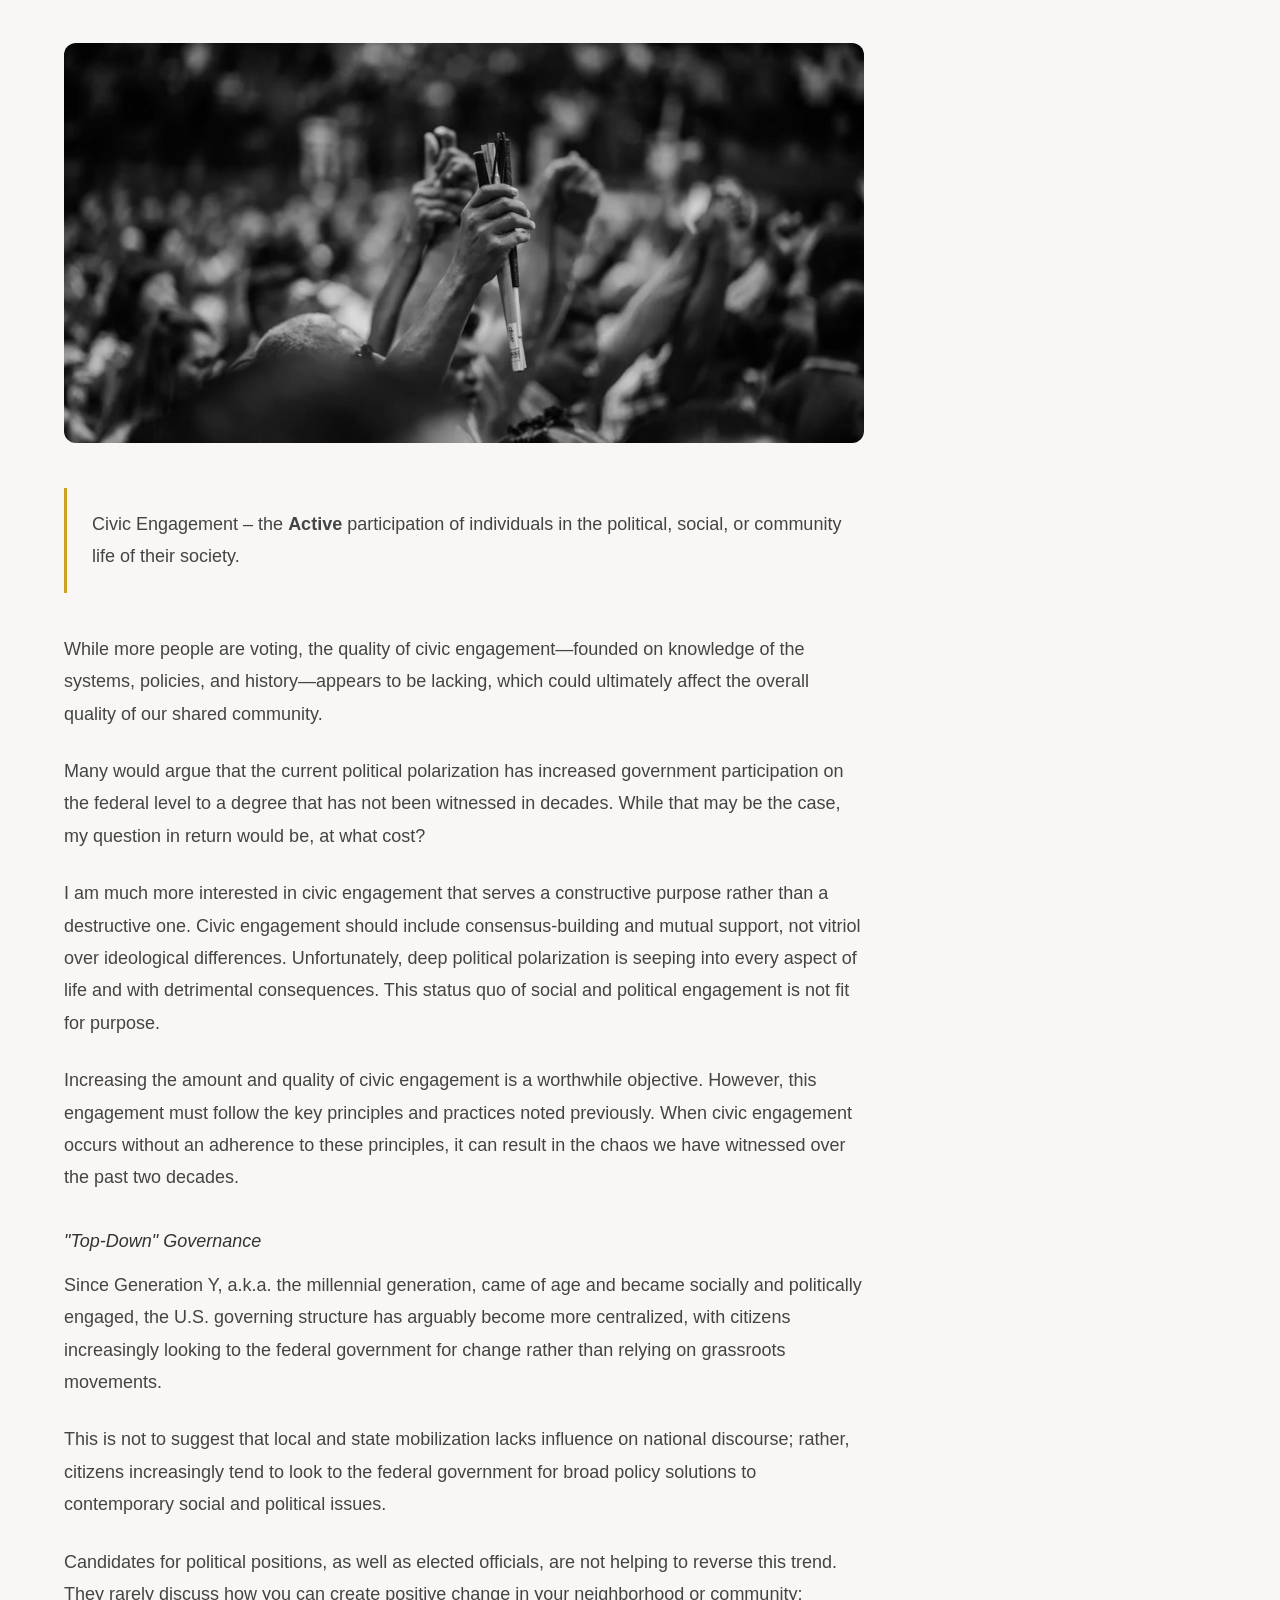
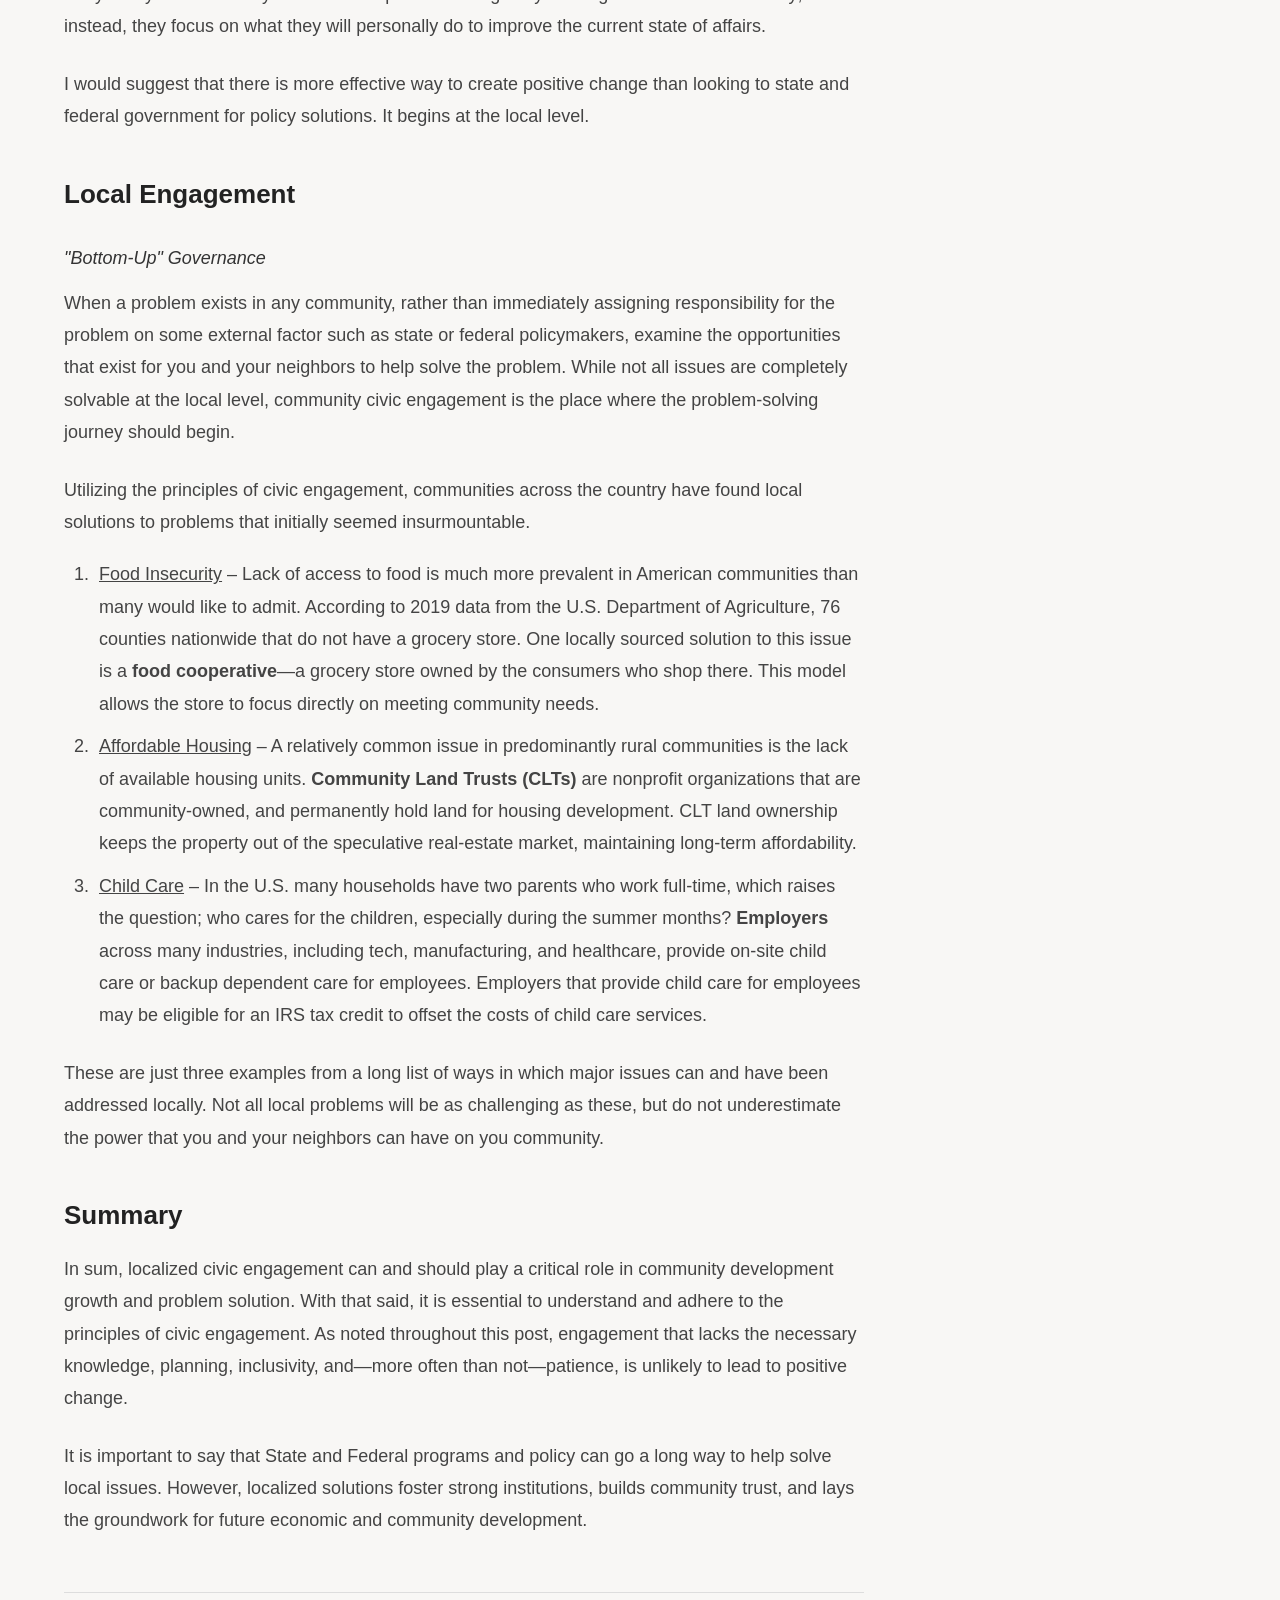
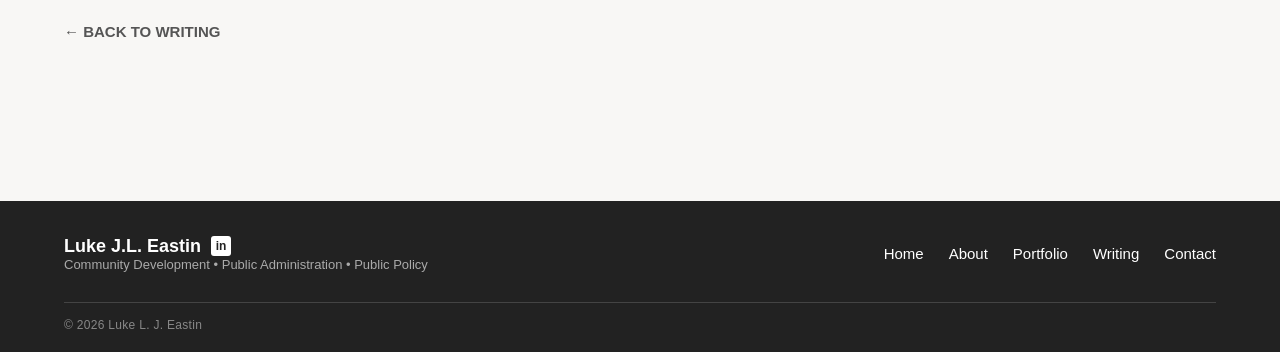
<file: writing-civic-engagement.html>
<!DOCTYPE html>
<html lang="en">
<head>
    <meta charset="UTF-8">

    <!-- Mobile-friendly viewport -->
    <meta name="viewport" content="width=device-width, initial-scale=1.0">

    <!-- Page title -->
    <title>L. J. L. Eastin - Civic Engagement</title>

    <!-- Basic SEO -->
    <meta name="description" content="Luke L. J. Eastin - Public Administration, Community Economic Development, and Public Policy.">

    <!-- Site Ico -->
    <link rel="icon" type="image/x-icon" href="images/favicon.ico">

    <!-- Stylesheet -->
    <link rel="stylesheet" href="css/style.css">
</head>

<body>
<div class="scroll-progress"></div>
<header class="site-header">

    <div class="container">

        <a href="index.html" class="site-logo">
            <img src="images/logo_1.png" alt="Luke L. J. Eastin Logo" class="logo-image ">
        </a>

        <nav class="site-nav">
            <a href="index.html">Home</a>
            <a href="about.html">About</a>
            <a href="portfolio.html">Portfolio</a>
			<a href="writing.html" class="active">Writing</a>
            <a href="contact.html">Contact</a>
        </nav>

    </div>

</header>

<hr class="section-divider">

<main>

            <section class="article">

            <div class="container">

                <div class="article-header">

                    <div class="section-label">THOUGHTS ON CIVIC PARTICIPATION</div>

                    <h2>Civic Engagement in 2025</h2>

                    <p class="article-date">April 5, 2025</p>

                </div>


                <div class="article-body">

                    <h3>Civics 101</h3>

                    <p>Civics education in the U.S. begins in Elementary Schools throughout the entire country. 
                        The U.S. is not alone in this endeavor though, most democratic countries worldwide provide some sort of formal civics education 
                        for the next generation of citizens. An engaged populous is vital to the health of every nation, but in the U.S., <strong>civic knowledge</strong> and 
                        <strong>civic engagement</strong> are essential ingredients to progress.</p>

                    <figure class="article-image">
                        <img src="images/library.png" alt="Library">
                    </figure>

                    <blockquote class="article-quote">
                    Civic Knowledge – an <strong>Understanding</strong> of the structures and functions of government, as well as the rights and responsibilities of citizenship.
                    </blockquote>
                    
                    <p>Allow me to begin by defining these two terms as I see them. <i>Civic knowledge</i>, at its root, is the understanding of how to effectively participate in a democracy. This requisite knowledge includes the structure and history of government, the actors and forces that shape decision-making, and the rights and responsibilities of each citizen.</p>
                    <p>Next we have <i>civic engagement</i>. Simply stated, civic engagement occurs when individuals and groups work to improve the quality of life for the community. The number of ways to be civically engaged are countless, but a few examples include:
                        <ul class="article-bullets">
                            <li>Voting</li>
                            <li>Campaigning</li>
                            <li>Advocacy</li>
                            <li>Volunteerism</li>
                            <li>Lobbying</li>
                            <li>Protesting</li>
                            <li>Fundraising</li>
                            <li>Community organizing</li>
                            <li>Running for Office</li>
                        </ul>
                    </p>
                    <p>Throughout U.S. history, these two crucial aspects of civic responsibility have been central to every impactful social movement that brought about meaningful change. Whether we consider the Women’s Suffrage Movement of the 19th and 20th centuries or the Civil Rights Movement of the 1950s and 1960s, civic knowledge and civic engagement were the vehicles used to make things happen—to bring about positive change.</p>

                    <h3>Principles of Civic Engagement</h3>

                    <p>In order for civic engagement to create effective, meaningful, and positive change, there are several key principles that should be followed closely:</p>

                    <ol class="article-numbered">
                        <li><u>Be Informed</u> – This principle focuses on the aforementioned term <strong>civic knowledge</strong>. Understanding the issues, policies, and stakeholders involved is a crucial first step in the process.</li>
                        <li><u>Engage Respectfully</u> – Open and <strong>inclusive dialogue</strong> with all sides of an issue is vital. All viewpoints should have a place at the table and the individual expressing the opinion should be respected.</li>
                        <li><u>Goal Setting</u> – Without a defined goal or objective, success can never be achieved. Both short-term and long-term <strong>measurable goals</strong> should be set in order to better track progress.</li>
                        <li><u>Take Action</u> – This principle focuses on establishing necessary relationships with organizations and leaders to help strengthen your coalition. Attend meetings, hearings, <strong>engage others</strong>, and volunteer for initiatives that focus on your cause.</li>
                        <li><u>Stay Persistent</u> – Change takes <strong>time</strong>. Do not become discouraged due to setbacks as they are bound to occur. Always be willing to adjust your strategy along the way if obstacles get in the way of progress.</li>
                    </ol>

                    <p>All five of these best practices are important, but arguably most important is respectful engagement and open dialogue. This principle promotes a process that is inclusive of all individuals and opinions. Policy decisions are too often made by a small group of people who may not fully understand their potential negative impacts.</p>
                    
                    <h3>National Engagement</h3>

                    <p>In February of 2024, the U.S. Chamber of Commerce Foundation completed a study that found an estimated 70% of Americans failed a basic civic literacy quiz. This lack of civic literacy knows no bounds and affects everyone, regardless of gender, race, ideology, or religious beliefs, highlighting that this issue is widespread and cuts across all segments of society.</p>
                    <p>Simultaneously, the last two presidential election cycles saw the highest voter participation in a presidential election year since the 1960 election of John F. Kennedy. In 2020, 66.6% of the American population cast their votes, followed by 63.9% in 2024. Despite this significant rise in federal election participation, civic literacy has not experienced a corresponding increase.</p>
                    
                    <figure class="article-image">
                        <img src="images/rally.png" alt="Rally">
                    </figure>

                    <blockquote class="article-quote">
                    Civic Engagement – the <strong>Active</strong> participation of individuals in the political, social, or community life of their society.
                    </blockquote>

                    <p>While more people are voting, the quality of civic engagement—founded on knowledge of the systems, policies, and history—appears to be lacking, which could ultimately affect the overall quality of our shared community.</p>
                    <p>Many would argue that the current political polarization has increased government participation on the federal level to a degree that has not been witnessed in decades. While that may be the case, my question in return would be, at what cost?</p>
                    <p>I am much more interested in civic engagement that serves a constructive purpose rather than a destructive one. Civic engagement should include consensus-building and mutual support, not vitriol over ideological differences. Unfortunately, deep political polarization is seeping into every aspect of life and with detrimental consequences. This status quo of social and political engagement is not fit for purpose.</p>
                    <p>Increasing the amount and quality of civic engagement is a worthwhile objective. However, this engagement must follow the key principles and practices noted previously. When civic engagement occurs without an adherence to these principles, it can result in the chaos we have witnessed over the past two decades.</p>
                    
                    <h3 class="article-subheading">"Top-Down" Governance</h3>

                    <p>Since Generation Y, a.k.a. the millennial generation, came of age and became socially and politically engaged, the U.S. governing structure has arguably become more centralized, with citizens increasingly looking to the federal government for change rather than relying on grassroots movements.</p>
                    <p>This is not to suggest that local and state mobilization lacks influence on national discourse; rather, citizens increasingly tend to look to the federal government for broad policy solutions to contemporary social and political issues.</p>
                    <p>Candidates for political positions, as well as elected officials, are not helping to reverse this trend. They rarely discuss how you can create positive change in your neighborhood or community; instead, they focus on what they will personally do to improve the current state of affairs.</p>
                    <p>I would suggest that there is more effective way to create positive change than looking to state and federal government for policy solutions. It begins at the local level.</p>

                    <h3>Local Engagement</h3>

                    <h3 class="article-subheading">"Bottom-Up" Governance</h3>

                    <p>When a problem exists in any community, rather than immediately assigning responsibility for the problem on some external factor such as state or federal policymakers, examine the opportunities that exist for you and your neighbors to help solve the problem. While not all issues are completely solvable at the local level, community civic engagement is the place where the problem-solving journey should begin.</p>
                    <p>Utilizing the principles of civic engagement, communities across the country have found local solutions to problems that initially seemed insurmountable.</p>
                    
                    <ol class="article-numbered">
                        <li><u>Food Insecurity</u> – Lack of access to food is much more prevalent in American communities than many would like to admit. According to 2019 data from the U.S. Department of Agriculture, 76 counties nationwide that do not have a grocery store. One locally sourced solution to this issue is a <strong>food cooperative</strong>—a grocery store owned by the consumers who shop there. This model allows the store to focus directly on meeting community needs.</li>
                        <li><u>Affordable Housing</u> – A relatively common issue in predominantly rural communities is the lack of available housing units. <strong>Community Land Trusts (CLTs)</strong> are nonprofit organizations that are community-owned, and permanently hold land for housing development. CLT land ownership keeps the property out of the speculative real-estate market, maintaining long-term affordability.</li>
                        <li><u>Child Care</u> – In the U.S. many households have two parents who work full-time, which raises the question; who cares for the children, especially during the summer months? <strong>Employers</strong> across many industries, including tech, manufacturing, and healthcare, provide on-site child care or backup dependent care for employees. Employers that provide child care for employees may be eligible for an IRS tax credit to offset the costs of child care services.</li>
                    </ol>
                    
                    <p>These are just three examples from a long list of ways in which major issues can and have been addressed locally. Not all local problems will be as challenging as these, but do not underestimate the power that you and your neighbors can have on you community.</p>
                    
                    <h3>Summary</h3>

                    <p>In sum, localized civic engagement can and should play a critical role in community development growth and problem solution. With that said, it is essential to understand and adhere to the principles of civic engagement. As noted throughout this post, engagement that lacks the necessary knowledge, planning, inclusivity, and—more often than not—patience, is unlikely to lead to positive change.</p>
                    <p>It is important to say that State and Federal programs and policy can go a long way to help solve local issues. However, localized solutions foster strong institutions, builds community trust, and lays the groundwork for future economic and community development.</p>

                </div>

                <div class="article-footer">

                    <a href="writing.html" class="writing-link">
                        ← BACK TO WRITING
                    </a>

                </div>

            </div>

        </section>

    </main>

<footer class="site-footer">

    <div class="container">

        <div class="footer-content">

            <div class="footer-brand">

    <div class="footer-name">
        <h2>Luke J.L. Eastin</h2>

        <a href="https://www.linkedin.com/in/lukeeastin"
           target="_blank"
           rel="noopener noreferrer"
           aria-label="Luke J.L. Eastin on LinkedIn">
            <span class="linkedin-icon">in</span>
        </a>
    </div>

    <p>Community Development • Public Administration • Public Policy</p>

</div>

            <nav class="footer-nav">
                <a href="index.html">Home</a>
                <a href="about.html">About</a>
                <a href="portfolio.html">Portfolio</a>
                <a href="writing.html">Writing</a>
                <a href="contact.html">Contact</a>
            </nav>

        </div>

        <div class="footer-bottom">
            <p>&copy; <span id="copyright-year"></span> Luke L. J. Eastin</p>
        </div>

    </div>

</footer>

<script src="js/main.js"></script>
</body>
</html>
</file>
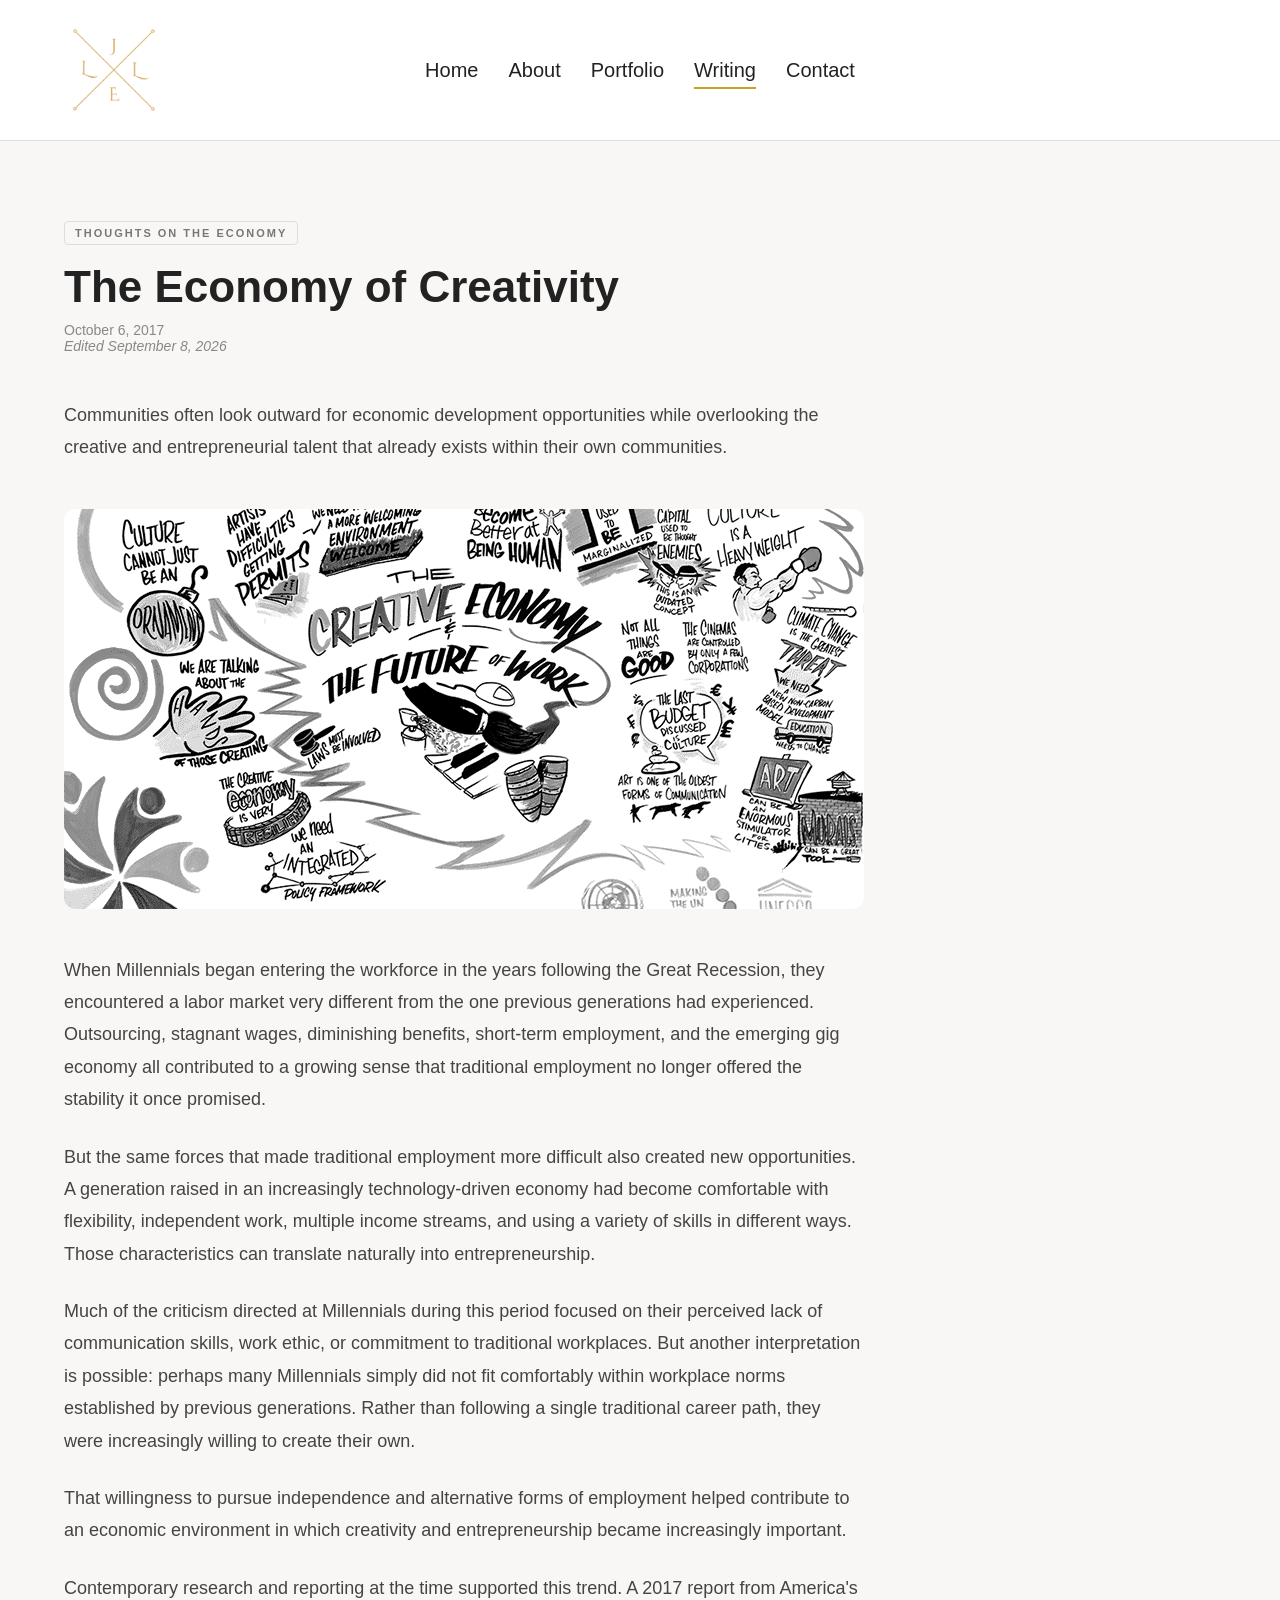
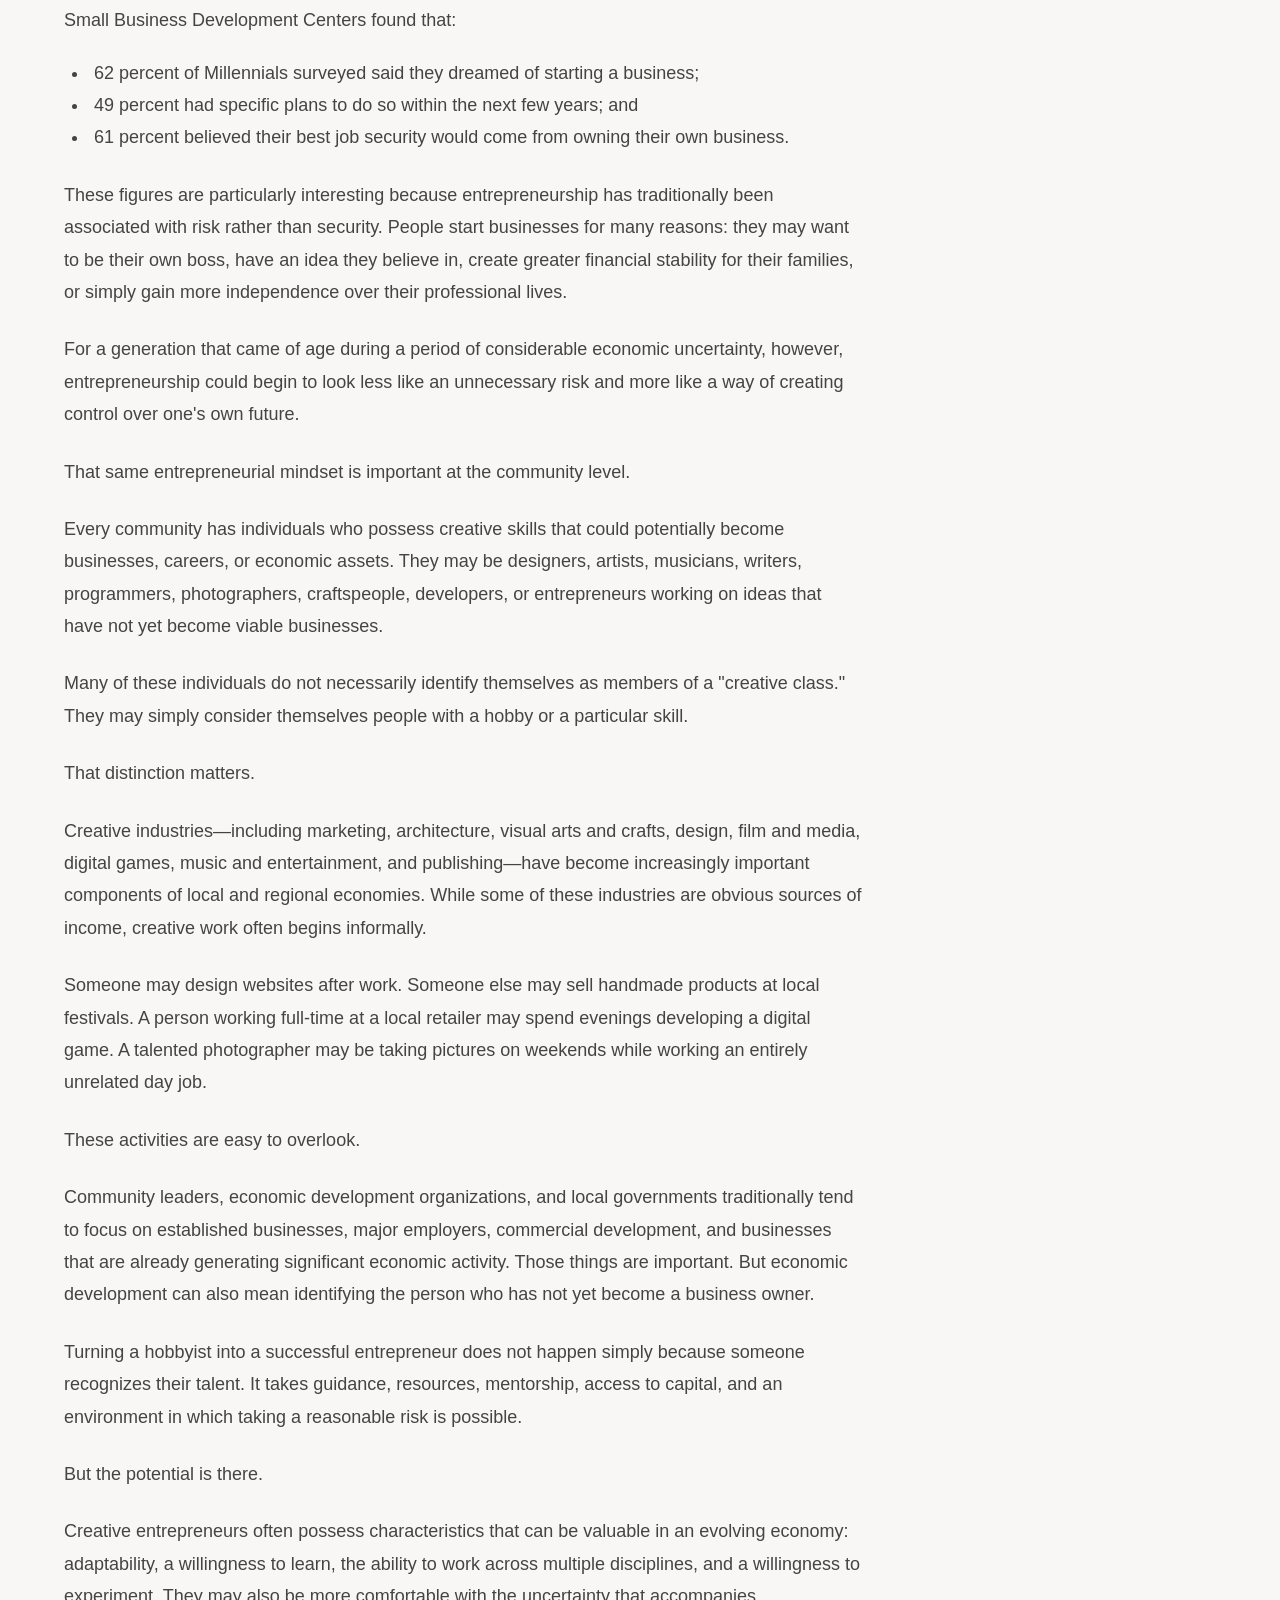
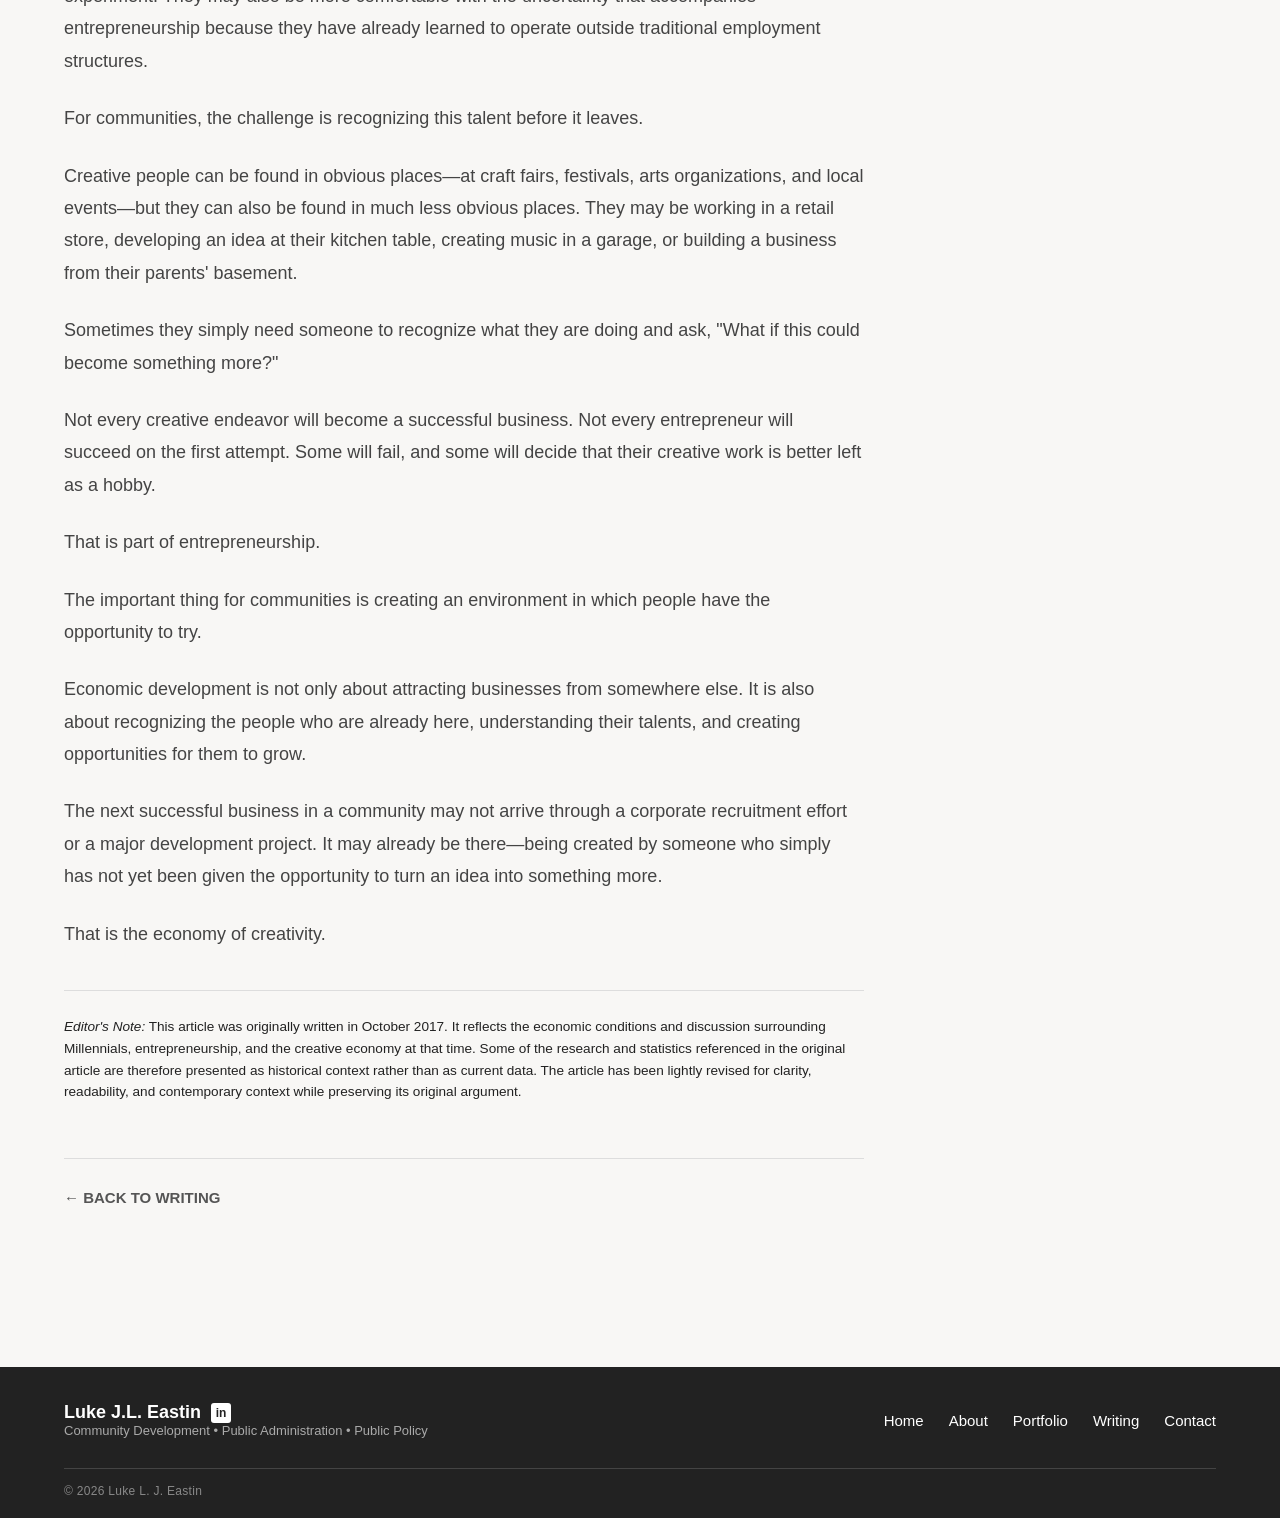
<file: writing-creative-economy.html>
<!DOCTYPE html>
<html lang="en">
<head>
    <meta charset="UTF-8">

    <!-- Mobile-friendly viewport -->
    <meta name="viewport" content="width=device-width, initial-scale=1.0">

    <!-- Page title -->
    <title>L. J. L. Eastin - Creative Economy</title>

    <!-- Basic SEO -->
    <meta name="description" content="Luke L. J. Eastin - Public Administration, Community Economic Development, and Public Policy.">

    <!-- Site Ico -->
    <link rel="icon" type="image/x-icon" href="images/favicon.ico">

    <!-- Stylesheet -->
    <link rel="stylesheet" href="css/style.css">
</head>

<body>
<div class="scroll-progress"></div>
<header class="site-header">

    <div class="container">

        <a href="index.html" class="site-logo">
            <img src="images/logo_1.png" alt="Luke L. J. Eastin Logo" class="logo-image ">
        </a>

        <nav class="site-nav">
            <a href="index.html">Home</a>
            <a href="about.html">About</a>
            <a href="portfolio.html">Portfolio</a>
			<a href="writing.html" class="active">Writing</a>
            <a href="contact.html">Contact</a>
        </nav>

    </div>

</header>

<hr class="section-divider">

<main>

            <section class="article">

            <div class="container">

                <div class="article-header">

                    <div class="section-label">THOUGHTS ON THE ECONOMY</div>

                    <h2>The Economy of Creativity</h2>

                    <p class="article-date">October 6, 2017</p>
                    <p class="article-date"><i>Edited September 8, 2026</i></p>

                </div>


                <div class="article-body">

                    <p>Communities often look outward for economic development opportunities while overlooking the creative and entrepreneurial talent that already exists within their own communities.</p>

                    <figure class="article-image">
                        <img src="images/creativeeconomy.png" alt="Creative Economy">
                    </figure>
                    
                    <p>When Millennials began entering the workforce in the years following the Great Recession, they encountered a labor market very different from the one previous generations had experienced. Outsourcing, stagnant wages, diminishing benefits, short-term employment, and the emerging gig economy all contributed to a growing sense that traditional employment no longer offered the stability it once promised.</p>
                    <p>But the same forces that made traditional employment more difficult also created new opportunities. A generation raised in an increasingly technology-driven economy had become comfortable with flexibility, independent work, multiple income streams, and using a variety of skills in different ways. Those characteristics can translate naturally into entrepreneurship.</p>
                    <p>Much of the criticism directed at Millennials during this period focused on their perceived lack of communication skills, work ethic, or commitment to traditional workplaces. But another interpretation is possible: perhaps many Millennials simply did not fit comfortably within workplace norms established by previous generations. Rather than following a single traditional career path, they were increasingly willing to create their own.</p>
                    <p>That willingness to pursue independence and alternative forms of employment helped contribute to an economic environment in which creativity and entrepreneurship became increasingly important.</p>
                    <p>Contemporary research and reporting at the time supported this trend. A 2017 report from America's Small Business Development Centers found that:</p>
                    
                    <ul class="article-bullets">
                            <li>62 percent of Millennials surveyed said they dreamed of starting a business;</li>
                            <li>49 percent had specific plans to do so within the next few years; and</li>
                            <li>61 percent believed their best job security would come from owning their own business.</li>
                        </ul>

                    <p>These figures are particularly interesting because entrepreneurship has traditionally been associated with risk rather than security. People start businesses for many reasons: they may want to be their own boss, have an idea they believe in, create greater financial stability for their families, or simply gain more independence over their professional lives.</p>
                    <p>For a generation that came of age during a period of considerable economic uncertainty, however, entrepreneurship could begin to look less like an unnecessary risk and more like a way of creating control over one's own future.</p>
                    <p>That same entrepreneurial mindset is important at the community level.</p>

                    <p>Every community has individuals who possess creative skills that could potentially become businesses, careers, or economic assets. They may be designers, artists, musicians, writers, programmers, photographers, craftspeople, developers, or entrepreneurs working on ideas that have not yet become viable businesses.</p>
                    <p>Many of these individuals do not necessarily identify themselves as members of a "creative class." They may simply consider themselves people with a hobby or a particular skill.</p>
                    <p>That distinction matters.</p>
                    
                    <p>Creative industries—including marketing, architecture, visual arts and crafts, design, film and media, digital games, music and entertainment, and publishing—have become increasingly important components of local and regional economies. While some of these industries are obvious sources of income, creative work often begins informally.</p>
                    <p>Someone may design websites after work. Someone else may sell handmade products at local festivals. A person working full-time at a local retailer may spend evenings developing a digital game. A talented photographer may be taking pictures on weekends while working an entirely unrelated day job.</p>
                    <p>These activities are easy to overlook.</p>
                    
                    <p>Community leaders, economic development organizations, and local governments traditionally tend to focus on established businesses, major employers, commercial development, and businesses that are already generating significant economic activity. Those things are important. But economic development can also mean identifying the person who has not yet become a business owner.</p>
                    <p>Turning a hobbyist into a successful entrepreneur does not happen simply because someone recognizes their talent. It takes guidance, resources, mentorship, access to capital, and an environment in which taking a reasonable risk is possible.</p>
                    <p>But the potential is there.</p>

                    <p>Creative entrepreneurs often possess characteristics that can be valuable in an evolving economy: adaptability, a willingness to learn, the ability to work across multiple disciplines, and a willingness to experiment. They may also be more comfortable with the uncertainty that accompanies entrepreneurship because they have already learned to operate outside traditional employment structures.</p>
                    <p>For communities, the challenge is recognizing this talent before it leaves.</p>

                    <p>Creative people can be found in obvious places—at craft fairs, festivals, arts organizations, and local events—but they can also be found in much less obvious places. They may be working in a retail store, developing an idea at their kitchen table, creating music in a garage, or building a business from their parents' basement.</p>
                    <p>Sometimes they simply need someone to recognize what they are doing and ask, "What if this could become something more?"</p>
                    <P>Not every creative endeavor will become a successful business. Not every entrepreneur will succeed on the first attempt. Some will fail, and some will decide that their creative work is better left as a hobby.</P>
                    <p>That is part of entrepreneurship.</p>
                    <p>The important thing for communities is creating an environment in which people have the opportunity to try.</p>

                    <p>Economic development is not only about attracting businesses from somewhere else. It is also about recognizing the people who are already here, understanding their talents, and creating opportunities for them to grow.</p>
                    <p>The next successful business in a community may not arrive through a corporate recruitment effort or a major development project. It may already be there—being created by someone who simply has not yet been given the opportunity to turn an idea into something more.</p>
                    <p>That is the economy of creativity.</p>
                    
                    <div class="editors-note"> <i>Editor's Note:</i> This article was originally written in October 2017. It reflects the economic conditions and discussion surrounding Millennials, entrepreneurship, and the creative economy at that time. Some of the research and statistics referenced in the original article are therefore presented as historical context rather than as current data. The article has been lightly revised for clarity, readability, and contemporary context while preserving its original argument. </div>

                </div>

                <div class="article-footer">

                    <a href="writing.html" class="writing-link">
                        ← BACK TO WRITING
                    </a>

                </div>

            </div>

        </section>

    </main>

<footer class="site-footer">

    <div class="container">

        <div class="footer-content">

            <div class="footer-brand">

    <div class="footer-name">
        <h2>Luke J.L. Eastin</h2>

        <a href="https://www.linkedin.com/in/lukeeastin"
           target="_blank"
           rel="noopener noreferrer"
           aria-label="Luke J.L. Eastin on LinkedIn">
            <span class="linkedin-icon">in</span>
        </a>
    </div>

    <p>Community Development • Public Administration • Public Policy</p>

</div>

            <nav class="footer-nav">
                <a href="index.html">Home</a>
                <a href="about.html">About</a>
                <a href="portfolio.html">Portfolio</a>
                <a href="writing.html">Writing</a>
                <a href="contact.html">Contact</a>
            </nav>

        </div>

        <div class="footer-bottom">
            <p>&copy; <span id="copyright-year"></span> Luke L. J. Eastin</p>
        </div>

    </div>

</footer>

<script src="js/main.js"></script>
</body>
</html>
</file>
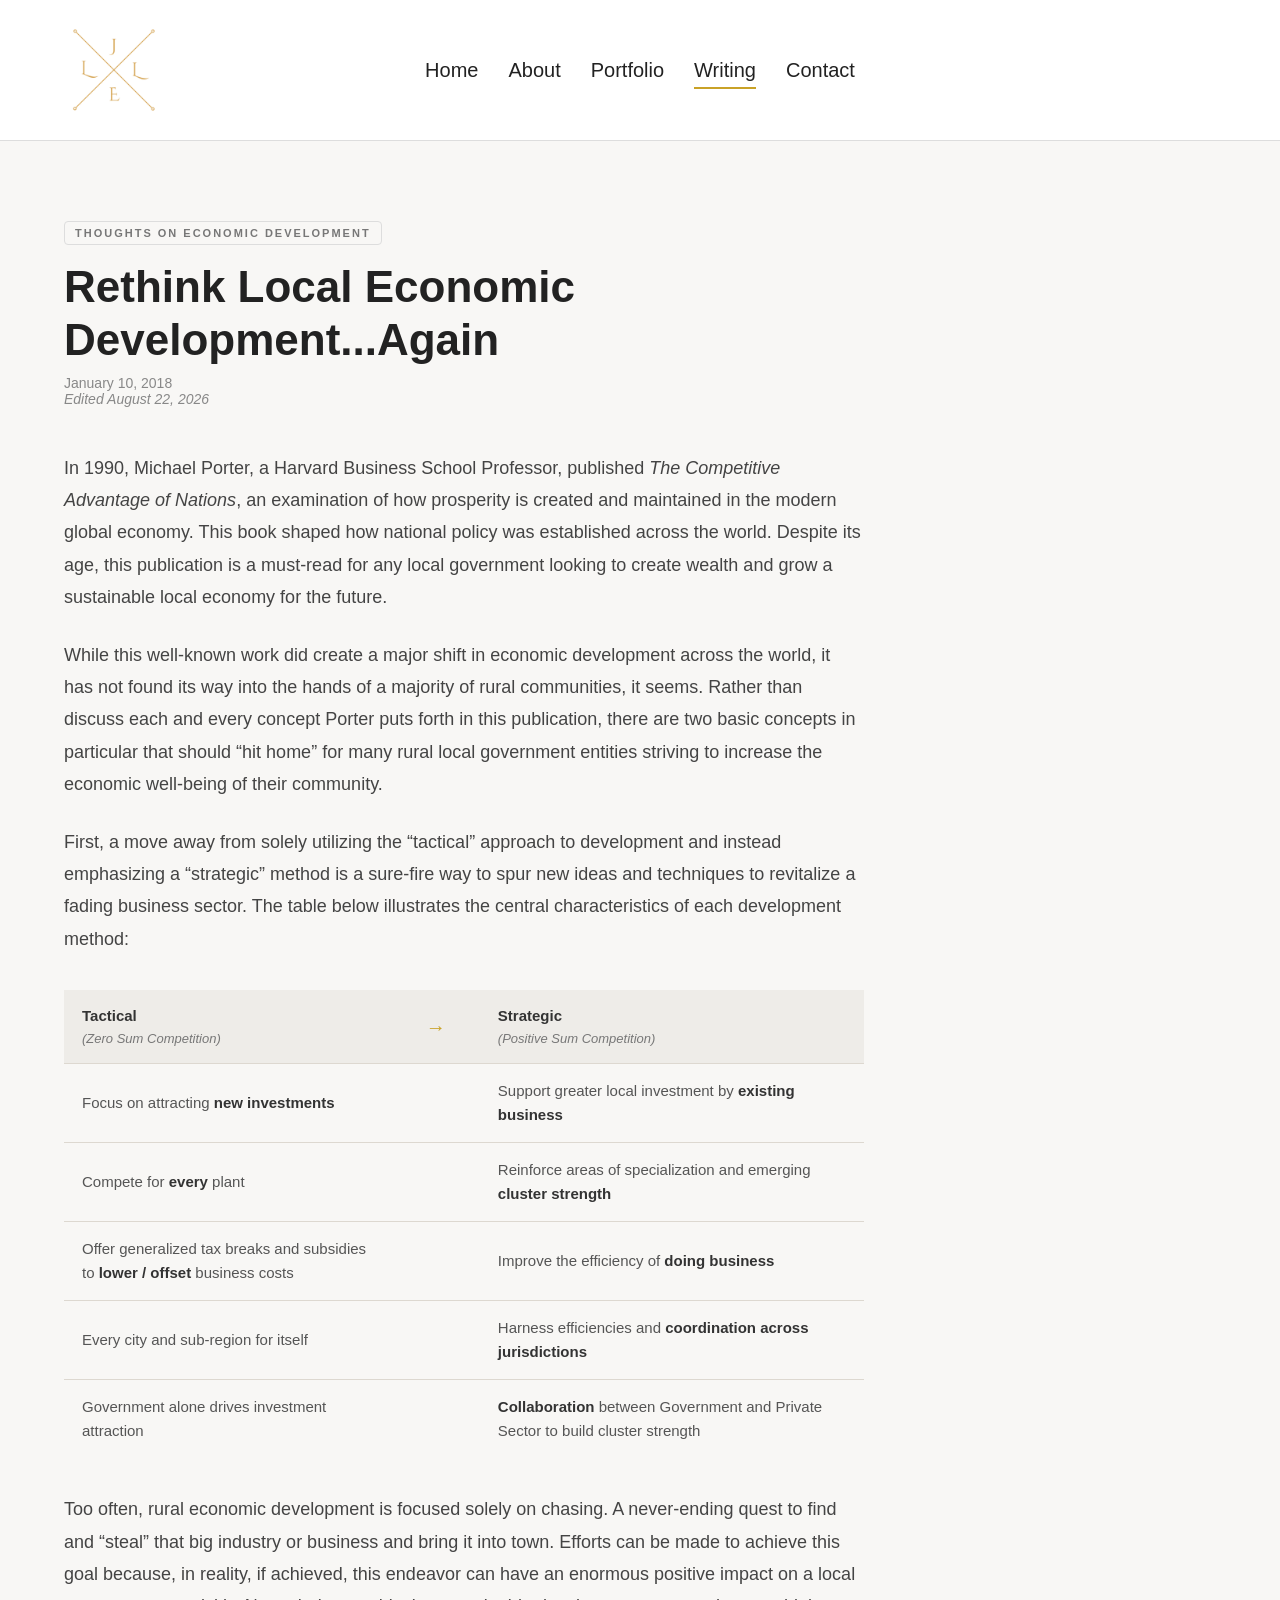
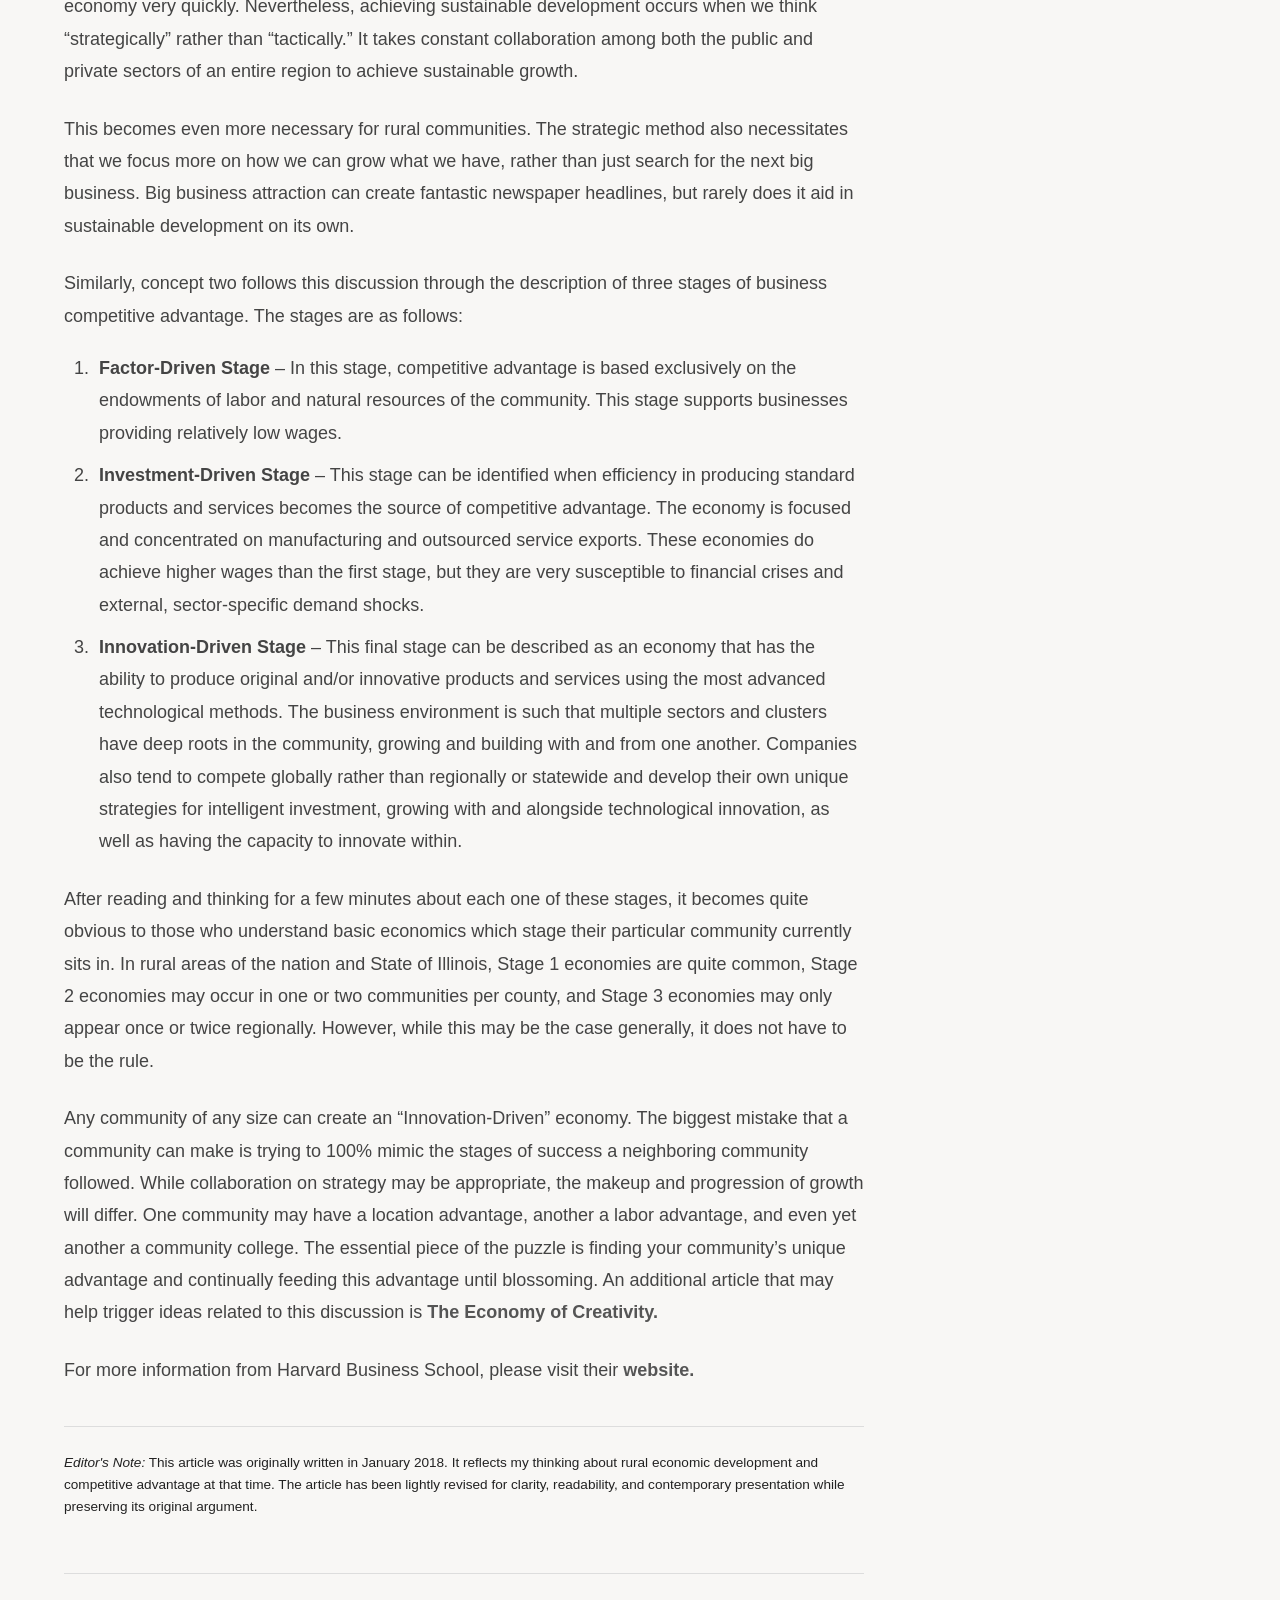
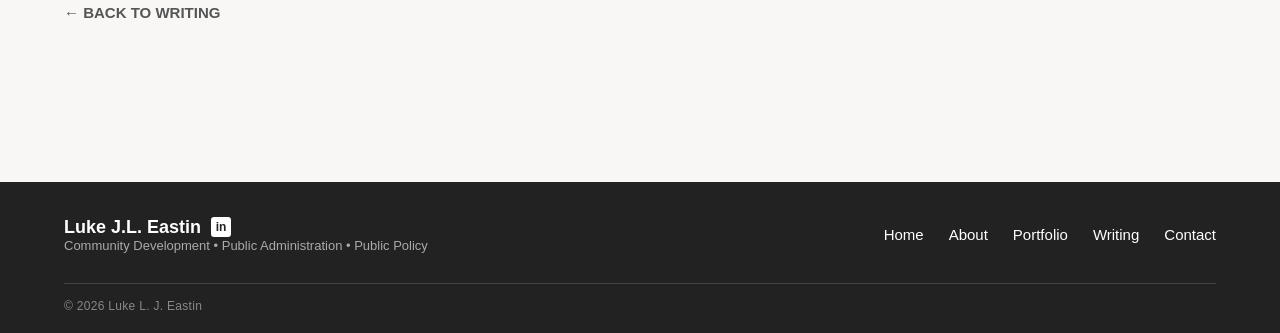
<file: writing-rethink-economic-development.html>
<!DOCTYPE html>
<html lang="en">
<head>
    <meta charset="UTF-8">

    <!-- Mobile-friendly viewport -->
    <meta name="viewport" content="width=device-width, initial-scale=1.0">

    <!-- Page title -->
    <title>L. J. L. Eastin - Rethink Economic Development</title>

    <!-- Basic SEO -->
    <meta name="description" content="Luke L. J. Eastin - Public Administration, Community Economic Development, and Public Policy.">

    <!-- Site Ico -->
    <link rel="icon" type="image/x-icon" href="images/favicon.ico">

    <!-- Stylesheet -->
    <link rel="stylesheet" href="css/style.css">
</head>

<body>
<div class="scroll-progress"></div>
<header class="site-header">

    <div class="container">

        <a href="index.html" class="site-logo">
            <img src="images/logo_1.png" alt="Luke L. J. Eastin Logo" class="logo-image ">
        </a>

        <nav class="site-nav">
            <a href="index.html">Home</a>
            <a href="about.html">About</a>
            <a href="portfolio.html">Portfolio</a>
			<a href="writing.html" class="active">Writing</a>
            <a href="contact.html">Contact</a>
        </nav>

    </div>

</header>

<hr class="section-divider">

<main>

            <section class="article">

            <div class="container">

                <div class="article-header">

                    <div class="section-label">THOUGHTS ON ECONOMIC DEVELOPMENT</div>

                    <h2>Rethink Local Economic Development...Again</h2>

                    <p class="article-date">January 10, 2018</p>
                    <p class="article-date"><i>Edited August 22, 2026</i></p>

                </div>

                <div class="article-body">

                    <p>In 1990, Michael Porter, a Harvard Business School Professor, published <i>The Competitive Advantage of Nations</i>, 
                        an examination of how prosperity is created and maintained in the modern global economy. This book shaped how national policy was 
                        established across the world. Despite its age, this publication is a must-read for any local government looking to create wealth and grow a sustainable local economy for the future.</p>
                                   
                    <p>While this well-known work did create a major shift in economic development across the world, it has not found its way into the hands of a majority of rural communities, it seems. Rather than discuss each and every concept Porter puts forth in this publication, there are two basic concepts in particular that should “hit home” for many rural local government entities striving to increase the economic well-being of their community.</p>
                    <p>First, a move away from solely utilizing the “tactical” approach to development and instead emphasizing a “strategic” method is a sure-fire way to spur new ideas and techniques to revitalize a fading business sector. The table below illustrates the central characteristics of each development method:</p>
                    
                    <div class="article-table-wrapper">
                        <table class="article-table">
                            <thead>
                                <tr>
                                    <th>
                                        Tactical
                                        <span>(Zero Sum Competition)</span>
                                    </th>
                                    <th class="article-arrow">→</th>
                                    <th>
                                        Strategic
                                        <span>(Positive Sum Competition)</span>
                                    </th>
                                </tr>
                            </thead>
                            <tbody>
                                <tr>
                                    <td>Focus on attracting <strong>new investments</strong></td>
                                    <td></td>
                                    <td>Support greater local investment by <strong>existing business</strong></td>
                                </tr>
                                <tr>
                                    <td>Compete for <strong>every</strong> plant</td>
                                    <td></td>
                                    <td>Reinforce areas of specialization and emerging <strong>cluster strength</strong></td>
                                </tr>
                                <tr>
                                    <td>Offer generalized tax breaks and subsidies to <strong>lower / offset</strong> business costs</td>
                                    <td></td>
                                    <td>Improve the efficiency of <strong>doing business</strong></td>
                                </tr>
                                <tr>
                                    <td>Every city and sub-region for itself</td>
                                    <td></td>
                                    <td>Harness efficiencies and <strong>coordination across jurisdictions</strong></td>
                                </tr>
                                <tr>
                                    <td>Government alone drives investment attraction</td>
                                    <td></td>
                                    <td><strong>Collaboration</strong> between Government and Private Sector to build cluster strength</td>
                                </tr>
                            </tbody>
                        </table>
                    </div>
                    
                    
                    <p>Too often, rural economic development is focused solely on chasing. A never-ending quest to find and “steal” that big industry or business and bring it into town. 
                    Efforts can be made to achieve this goal because, in reality, if achieved, this endeavor can have an enormous positive impact on a local economy very quickly. Nevertheless, achieving sustainable development occurs when we think “strategically” rather than “tactically.” It takes constant collaboration among both the public and private sectors of an entire region to achieve sustainable growth. </p>
                    
                    <p>This becomes even more necessary for rural communities. The strategic method also necessitates that we focus more on how we can grow what we have, rather than just search for the next big business. Big business attraction can create fantastic newspaper headlines, but rarely does it aid in sustainable development on its own.</p>
                    <p>Similarly, concept two follows this discussion through the description of three stages of business competitive advantage. The stages are as follows:</p>
                    
                    <ol class="article-numbered">
                            <li><strong>Factor-Driven Stage</strong> – In this stage, competitive advantage is based exclusively on the endowments of labor and natural resources of the community. This stage supports businesses providing relatively low wages.</li>
                            <li><strong>Investment-Driven Stage</strong> – This stage can be identified when efficiency in producing standard products and services becomes the source of competitive advantage. The economy is focused and concentrated on manufacturing and outsourced service exports. These economies do achieve higher wages than the first stage, but they are very susceptible to financial crises and external, sector-specific demand shocks.</li>
                            <li><strong>Innovation-Driven Stage</strong> – This final stage can be described as an economy that has the ability to produce original and/or innovative products and services using the most advanced technological methods. The business environment is such that multiple sectors and clusters have deep roots in the community, growing and building with and from one another. Companies also tend to compete globally rather than regionally or statewide and develop their own unique strategies for intelligent investment, growing with and alongside technological innovation, as well as having the capacity to innovate within.</li>
                    </ol>

                    <p>After reading and thinking for a few minutes about each one of these stages, it becomes quite obvious to those who understand basic economics which stage their particular community currently sits in. In rural areas of the nation and State of Illinois, Stage 1 economies are quite common, Stage 2 economies may occur in one or two communities per county, and Stage 3 economies may only appear once or twice regionally. However, while this may be the case generally, it does not have to be the rule.</p>
                    <p>Any community of any size can create an “Innovation-Driven” economy. The biggest mistake that a community can make is trying to 100% mimic the stages of success a neighboring community followed. While collaboration on strategy may be appropriate, the makeup and progression of growth will differ. 
                    One community may have a location advantage, another a labor advantage, and even yet another a community college. The essential piece of the puzzle is finding your community’s unique advantage and continually feeding this advantage until blossoming. An additional article that may help trigger ideas related to this discussion is <a href="writing-creative-economy.html">The Economy of Creativity.</a></p>

                    <p>For more information from Harvard Business School, please visit their <a href="https://www.hbs.edu/" target="_blank">website.</a></p>
                        
                    <div class="editors-note"> <i>Editor's Note:</i> This article was originally written in January 2018. It reflects my thinking about rural economic development and competitive advantage at that time. The article has been lightly revised for clarity, readability, and contemporary presentation while preserving its original argument.</div>

                </div>

                <div class="article-footer">

                    <a href="writing.html" class="writing-link">
                        ← BACK TO WRITING
                    </a>

                </div>

            </div>

        </section>

    </main>

<footer class="site-footer">

    <div class="container">

        <div class="footer-content">

            <div class="footer-brand">

    <div class="footer-name">
        <h2>Luke J.L. Eastin</h2>

        <a href="https://www.linkedin.com/in/lukeeastin"
           target="_blank"
           rel="noopener noreferrer"
           aria-label="Luke J.L. Eastin on LinkedIn">
            <span class="linkedin-icon">in</span>
        </a>
    </div>

    <p>Community Development • Public Administration • Public Policy</p>

</div>

            <nav class="footer-nav">
                <a href="index.html">Home</a>
                <a href="about.html">About</a>
                <a href="portfolio.html">Portfolio</a>
                <a href="writing.html">Writing</a>
                <a href="contact.html">Contact</a>
            </nav>

        </div>

        <div class="footer-bottom">
            <p>&copy; <span id="copyright-year"></span> Luke L. J. Eastin</p>
        </div>

    </div>

</footer>

<script src="js/main.js"></script>
</body>
</html>
</file>
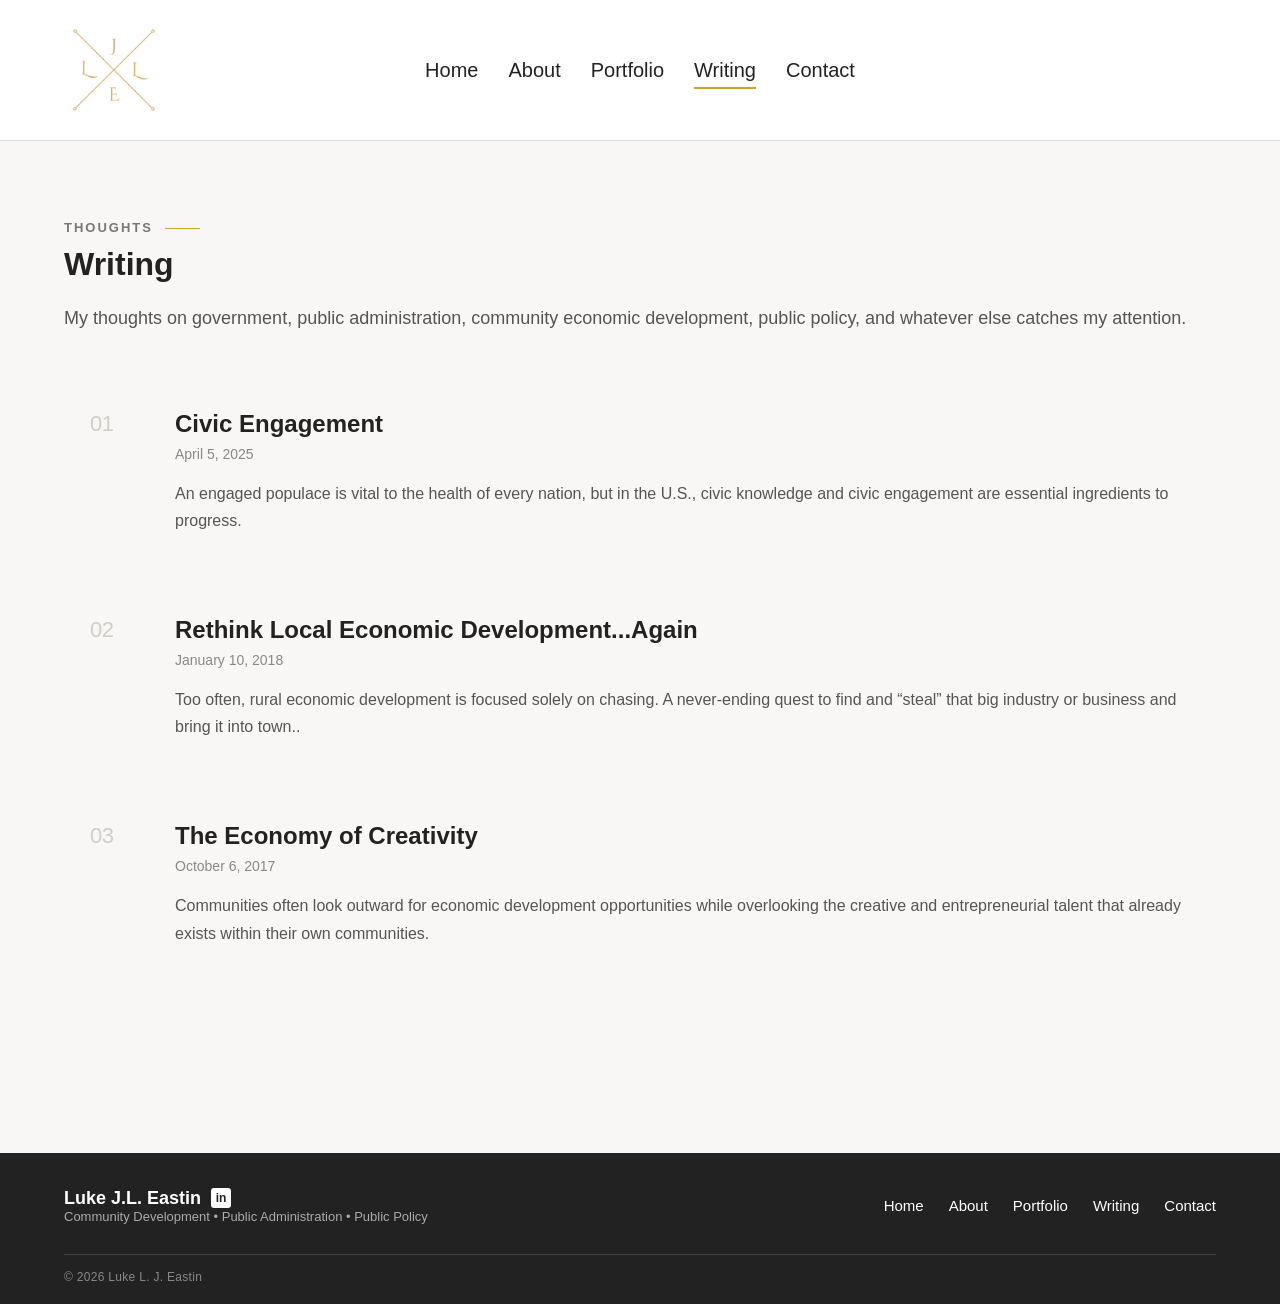
<file: writing.html>
<!DOCTYPE html>
<html lang="en">
<head>
    <meta charset="UTF-8">

    <!-- Mobile-friendly viewport -->
    <meta name="viewport" content="width=device-width, initial-scale=1.0">

    <!-- Page title -->
    <title>L. J. L. Eastin - Writing</title>

    <!-- Basic SEO -->
    <meta name="description" content="Luke L. J. Eastin - Public Administration, Community Economic Development, and Public Policy.">

    <!-- Site Ico -->
    <link rel="icon" type="image/x-icon" href="images/favicon.ico">

    <!-- Stylesheet -->
    <link rel="stylesheet" href="css/style.css">
</head>

<body>
<div class="scroll-progress"></div>
<header class="site-header">

    <div class="container">

        <a href="index.html" class="site-logo">
            <img src="images/logo_1.png" alt="Luke L. J. Eastin Logo" class="logo-image ">
        </a>

        <nav class="site-nav">
            <a href="index.html">Home</a>
            <a href="about.html">About</a>
            <a href="portfolio.html">Portfolio</a>
			<a href="writing.html" class="active">Writing</a>
            <a href="contact.html">Contact</a>
        </nav>

    </div>

</header>

<hr class="section-divider">

<main>

    <section class="writing">

        <div class="container">

            <div class="writing-layout">

                <div class="writing-info">
                    <p class="writing-label">THOUGHTS</p>
                    <h2>Writing</h2>

                    <p>
                    My thoughts on government, public administration, community economic development, public policy, and whatever else catches my attention.
                    </p>

                </div>

                <div class="writing-list">

                 <a href="writing-civic-engagement.html" class="writing-post">

                    <div class="writing-number">01</div>

                    <div class="writing-content">

                    <h3>Civic Engagement</h3>

                    <p class="writing-date">April 5, 2025</p>

                    <p class="writing-excerpt">
                        An engaged populace is vital to the health of every nation, 
                        but in the U.S., civic knowledge and civic engagement are essential
                        ingredients to progress.
                    </p>

                </div>

                </a>

                <a href="writing-rethink-economic-development.html" class="writing-post">

                <div class="writing-number">02</div>

                <div class="writing-content">

                    <h3>Rethink Local Economic Development...Again</h3>

                    <p class="writing-date">January 10, 2018</p>

                    <p class="writing-excerpt">
                        Too often, rural economic development is focused solely on chasing. A never-ending quest to find 
                        and “steal” that big industry or business and bring it into town..
                    </p>

                </div>

                </a>

                <a href="writing-creative-economy.html" class="writing-post">

                <div class="writing-number">03</div>

                <div class="writing-content">

                    <h3>The Economy of Creativity</h3>

                    <p class="writing-date">October 6, 2017</p>

                    <p class="writing-excerpt">
                        Communities often look outward for economic development opportunities while 
                        overlooking the creative and entrepreneurial talent that already exists within their own communities.
                    </p>

                </div>

                </a>

                </div>

            </div>

        </div>

    </section>

</main>

<footer class="site-footer">

    <div class="container">

        <div class="footer-content">

            <div class="footer-brand">

    <div class="footer-name">
        <h2>Luke J.L. Eastin</h2>

        <a href="https://www.linkedin.com/in/lukeeastin"
           target="_blank"
           rel="noopener noreferrer"
           aria-label="Luke J.L. Eastin on LinkedIn">
            <span class="linkedin-icon">in</span>
        </a>
    </div>

    <p>Community Development • Public Administration • Public Policy</p>

</div>

            <nav class="footer-nav">
                <a href="index.html">Home</a>
                <a href="about.html">About</a>
                <a href="portfolio.html">Portfolio</a>
                <a href="writing.html">Writing</a>
                <a href="contact.html">Contact</a>
            </nav>

        </div>

        <div class="footer-bottom">
            <p>&copy; <span id="copyright-year"></span> Luke L. J. Eastin</p>
        </div>

    </div>

</footer>

<script src="js/main.js"></script>
</body>
</html>
</file>
<file: css/style.css>
/* Global Styles */

body {
    margin: 0;
    font-family: "Segoe UI", Arial, sans-serif;
    color: #222;
    background-color: #f8f7f5;
}

html,
body {
    margin: 0;
    min-height: 100%;
}

body {
    min-height: 100vh;
    display: flex;
    flex-direction: column;
}

main {
    flex: 1;
}

/* Back to Top */

.back-to-top {
    position: fixed;
    right: 25px;
    bottom: 25px;
    width: 42px;
    height: 42px;
    border: 1px solid #aaa;
    border-radius: 50%;
    background-color: #f8f7f5;
    color: #222;
    font-size: 20px;
    line-height: 1;
    cursor: pointer;
    opacity: 0;
    visibility: hidden;
    transform: translateY(10px);
    transition:
        opacity 0.3s ease,
        visibility 0.3s ease,
        transform 0.3s ease,
        background-color 0.2s ease;
    z-index: 999;
}

.back-to-top.visible {
    opacity: 1;
    visibility: visible;
    transform: translateY(0);
}

.back-to-top:hover {
    background-color: #fff;
    border-color: #c9a227;
    transform: translateY(-3px);
}

/* Scroll Progress */

.scroll-progress {
    position: fixed;
    top: 0;
    left: 0;
    width: 0;
    height: 2px;
    background-color: #c9a227;
    z-index: 9999;
    transition: width 0.05s linear;
}

/* Container */

.container {
    width: 90%;
    max-width: 1200px;
    margin: 0 auto;
}

/* Site Header*/

.site-header {
    padding: 20px 0;
    background-color: #fff;
}

.site-header .container {
    display: grid;
    grid-template-columns: 1fr auto 1fr;
    align-items: center;
}

.site-logo {
    justify-self: start;
}

.site-logo img {
    display: block;
    width: 100px;
    height: auto;
}

.site-nav {
    display: flex;
    gap: 30px;
    justify-self: center;
}

.site-nav a {
    text-decoration: none;
    color: #222;
    font-size: 20px;
}

.site-nav a:hover {
    color: #c9a227;
}

/* Active Navigation */

.site-nav a {
    position: relative;
}

.site-nav a.active::after {
    content: "";
    position: absolute;
    left: 0;
    right: 0;
    bottom: -7px;
    height: 2px;
    background-color: #c9a227;
}

/* Hero */

.hero {
    padding: 80px 0;
}

.hero-content {
    display: flex;
    align-items: center;
    gap: 80px;
}

.hero-text-content {
    flex: 1;
}

.hero-image {
    flex: 0 0 300px;
}

.hero-image img {
    display: block;
    width: 350px;
    height: auto;
    border-radius: 12px;
    transition: transform 0.3s ease, box-shadow 0.3s ease;
}

.hero-image img:hover {
    transform: translateY(-4px);
    box-shadow: 0 12px 30px rgba(0, 0, 0, 0.16);
}

.hero h1 {
    margin: 0 0 15px;
    font-size: 48px;
}

.hero h2 {
    margin: 0 0 20px;
    font-size: 32px;
    font-weight: 500;
}

.hero-subtitle {
    margin: 0 0 25px;
    font-size: 20px;
}

.hero-description {
    margin: 0 0 25px;
    font-size: 18px;
    line-height: 1.6;
}

.hero-label {
    margin: 0 0 12px;
    font-family: "Segoe UI", Arial, sans-serif;
    font-size: 13px;
    font-weight: 600;
    letter-spacing: 2px;
    line-height: 1;
    color: #777;
}

.hero-link {
    display: inline-block;
    margin-top: 5px;
    color: #555;
    font-size: 16px;
    font-weight: 600;
    text-decoration: none;
    transition: color 0.2s ease, transform 0.2s ease;
}

.hero-link:hover {
    color: #c9a227;
    transform: translateX(4px);
}

/* Hero Entrance Animation */

.hero-text-content {
    animation: heroTextIn 0.8s ease-out both;
}

.hero-image {
    animation: heroImageIn 0.9s ease-out 0.15s both;
}

@keyframes heroTextIn {
    from {
        opacity: 0;
        transform: translateX(-25px);
    }

    to {
        opacity: 1;
        transform: translateX(0);
    }
}

@keyframes heroImageIn {
    from {
        opacity: 0;
        transform: translateX(25px);
    }

    to {
        opacity: 1;
        transform: translateX(0);
    }
}

/* Areas of Focus */

.focus {
    padding: 60px 0;
}

.focus h2 {
    text-align: left;
    margin: 0 0 40px;
    font-size: 32px;
    font-weight: 500;
}

.focus-grid {
    display: grid;
    grid-template-columns: repeat(3, 1fr);
    gap: 30px;
}

.focus-card {
    padding: 30px;
    background-color: #faf9f7;
    border: 1px solid #ddd;
    border-radius: 12px;
    transition: transform 0.25s ease, box-shadow 0.25s ease, border-color 0.25s ease;
}

.focus-card:hover {
    transform: translateY(-5px);
    border-color: #c9a227;
    box-shadow: 0 8px 20px rgba(0, 0, 0, 0.06);
}

.focus-card h3 {
    margin: 0 0 15px;
    font-size: 21px;
    font-weight: 600;
}

.focus-card p {
    margin: 0;
    line-height: 1.6;
    color: #555;
}

.focus-card.reveal {
    opacity: 0;
    transform: translateY(40px) scale(0.97);
    transition:
        opacity 0.8s ease,
        transform 0.8s cubic-bezier(0.22, 1, 0.36, 1);
}

.focus-card.reveal.visible {
    opacity: 1;
    transform: translateY(0) scale(1);
}

.focus-card:nth-child(1) {
    transition-delay: 0.05s;
}

.focus-card:nth-child(2) {
    transition-delay: 0.18s;
}

.focus-card:nth-child(3) {
    transition-delay: 0.31s;
}

.focus-label {
    margin: 0 0 12px;
    font-size: 13px;
    font-weight: 600;
    letter-spacing: 2px;
    line-height: 1;
    color: #777;
}

.hero-label::after,
.about-label::after,
.approach-label::after,
.writing-label::after,
.focus-label::after,
.contact-label::after,
.portfolio-label::after {
    content: "";
    display: inline-block;
    width: 35px;
    height: 1px;
    margin-left: 12px;
    vertical-align: middle;
    background-color: #c9a227;
}

/* Approach Section */

.approach {
    padding: 80px 0;
    background-color: #f1f0ed;
}

.approach-label {
    margin: 0 0 10px;
    font-size: 0.8rem;
    font-weight: 600;
    letter-spacing: 0.12em;
    text-transform: uppercase;
    color: #666;
}

.approach h2 {
    margin: 0 0 20px;
    font-size: 2rem;
    font-weight: 600;
    color: #222;
}

.approach-intro {
    max-width: 760px;
    margin: 0 0 55px;
    font-size: 1.05rem;
    line-height: 1.8;
    color: #555;
}

.approach-grid {
    display: grid;
    grid-template-columns: repeat(3, 1fr);
    gap: 50px;
}

.approach-item {
    position: relative;
    padding-top: 5px;
}

.approach-number {
    display: block;
    margin-bottom: 8px;
    font-size: 2.8rem;
    font-weight: 600;
    line-height: 1;
    color: #d8d6d2;
}

.approach-item h3 {
    margin: 0 0 10px;
    font-size: 1.1rem;
    font-weight: 600;
    letter-spacing: 0.04em;
    text-transform: uppercase;
    color: #222;
}

.approach-item p {
    margin: 0;
    font-size: 0.95rem;
    line-height: 1.7;
    color: #666;
}

/* Interactive Approach */

.approach-grid {
    position: relative;
}

.approach-item {
    position: relative;
    transition:
        opacity 0.35s ease,
        transform 0.35s ease;
}

.approach-grid:hover .approach-item {
    opacity: 0.45;
}

.approach-grid .approach-item:hover {
    opacity: 1;
    transform: translateY(-5px);
}

.approach-item h3 {
    transition: color 0.3s ease;
}

.approach-item:hover h3 {
    color: #c9a227;
}

.approach-number {
    transition:
        color 0.3s ease,
        transform 0.3s ease;
}

.approach-item:hover .approach-number {
    color: #c9a227;
    transform: translateY(-2px);
}

/* About Page */

.about {
    padding: 80px 0;
}

.about-content {
    display: flex;
    align-items: flex-start;
    gap: 70px;
}

.about-text-content {
    flex: 1;
}

.about h2 {
    margin: 0 0 30px;
    font-size: 32px;
    font-weight: 500;
}

.about-description {
    margin: 0 0 25px;
    font-size: 18px;
    line-height: 1.7;
}

.about-image {
    flex: 0 0 300px;
}

.about-image img {
    display: block;
    width: 300px;
    height: auto;
    border-radius: 12px;
}

/* About Entrance Animation */

.about-text-content {
    animation: aboutTextIn 0.8s ease-out both;
}

.about-image {
    animation: aboutImageIn 0.9s ease-out 0.15s both;
}

@keyframes aboutTextIn {
    from {
        opacity: 0;
        transform: translateX(-25px);
    }

    to {
        opacity: 1;
        transform: translateX(0);
    }
}

@keyframes aboutImageIn {
    from {
        opacity: 0;
        transform: translateX(25px);
    }

    to {
        opacity: 1;
        transform: translateX(0);
    }
}

/* Gallery */

.gallery {
    padding: 70px 0 70px;
}

.gallery h2 {
    margin: 0 0 30px;
    font-size: 32px;
}

.gallery-grid {
    display: grid;
    grid-template-columns: repeat(3, 1fr);
    gap: 25px;
    align-items: start;
}

.gallery-image {
    position: relative;
    overflow: hidden;
    border-radius: 12px;
}

.gallery-image img {
    display: block;
    width: 80%;
    aspect-ratio: 2 / 3;
    object-fit: cover;
    margin: 0 auto;
    border-radius: 12px;
}

.gallery-image p {
    position: absolute;
    bottom: 10px;
    left: 12%;
    width: 76%;
    margin: 0;
    padding: 5px 8px;
    font-size: 12px;
    line-height: 1.4;
    color: #fff;
    background: rgba(0, 0, 0, 0.35);
    border-radius: 4px;
    box-sizing: border-box;
    text-shadow: 0 1px 2px rgba(0, 0, 0, 0.5);
}

.gallery-wide {
    grid-column: 1 / -1;
    width: 50%;
    margin: 0 auto;
}

.gallery-wide img {
    width: 100%;
    aspect-ratio: 3 / 1.5;
    object-fit: cover;
    border-radius: 12px;
}

/* Gallery Reveal */

.gallery-image.reveal {
    opacity: 0;
    transform: translateY(40px) scale(0.97);
    transition:
        opacity 0.8s ease,
        transform 0.8s cubic-bezier(0.22, 1, 0.36, 1);
}

.gallery-image.reveal.visible {
    opacity: 1;
    transform: translateY(0) scale(1);
}

.gallery-image:nth-child(1) {
    transition-delay: 0.05s;
}

.gallery-image:nth-child(2) {
    transition-delay: 0.18s;
}

.gallery-image:nth-child(3) {
    transition-delay: 0.31s;
}

.gallery-image:nth-child(4) {
    transition-delay: 0.44s;
}

/* Image Hover Treatment */

.about-image img,
.gallery-image img {
    transition: transform 0.3s ease, box-shadow 0.3s ease;
}

.about-image img:hover,
.gallery-image img:hover {
    transform: translateY(-4px);
    box-shadow: 0 12px 30px rgba(0, 0, 0, 0.16);
}

/* Section Divider */

.section-divider {
    border: 0;
    border-top: 1px solid #ddd;
    margin: 0;
}

/* Footer */

.site-footer {
    background-color: #222;
    color: #fff;
    padding: 35px 0 20px;
    margin-top: 60px;
}

.footer-content {
    display: flex;
    justify-content: space-between;
    align-items: center;
}

.footer-brand h2 {
    margin: 0 0 5px;
    font-size: 18px;
}

.footer-brand p {
    margin: 0;
    color: #aaa;
    font-size: 13px;
}

.footer-nav {
    display: flex;
    gap: 25px;
}

.footer-nav a {
    color: #fff;
    text-decoration: none;
    font-size: 15px;
}

.footer-nav a:hover {
    color: #c9a227;
}

.footer-bottom {
    margin-top: 30px;
    padding-top: 15px;
    border-top: 1px solid #444;
}

.footer-bottom p {
    margin: 0;
    color: #888;
    font-size: 12px;
    letter-spacing: 0.3px;
}

.footer-name {
    display: flex;
    align-items: center;
    gap: 10px;
}

.footer-name h2 {
    margin: 0;
}

.linkedin-icon {
    display: inline-flex;
    align-items: center;
    justify-content: center;
    width: 20px;
    height: 20px;
    border-radius: 3px;
    background-color: #fff;
    color: #222;
    font-size: 12px;
    font-weight: 700;
    line-height: 1;
    transition:
        background-color 0.2s ease,
        color 0.2s ease,
        transform 0.2s ease;
}

.footer-name a:hover .linkedin-icon {
    background-color: #c9a227;
    color: #fff;
    transform: translateY(-2px);
}

/* Contact Page */

.contact {
    padding: 80px 0 100px;
}

.contact-header {
    max-width: 700px;
    margin-bottom: 60px;
}

.about-label,
.writing-label,
.contact-label,
.portfolio-label {
    margin: 0 0 12px;
    font-family: "Segoe UI", Arial, sans-serif;
    font-size: 13px !important;
    font-weight: 600;
    letter-spacing: 2px;
    line-height: 1;
    color: #777;
}

.contact-header h1 {
    margin: 0 0 20px;
    font-size: 44px;
    font-weight: 600;
}

.contact-header > p:last-child {
    margin: 0;
    font-size: 18px;
    line-height: 1.7;
    color: #555;
}

.contact-layout {
    display: flex;
    flex-direction: column;
    gap: 45px;
}

.contact-info {
    padding-top: 0px;
    max-width: 750px;
}

.contact-label {
    margin: 0 0 12px;
    font-size: 13px;
    font-weight: 600;
    letter-spacing: 2px;
    color: #777;
}

.contact-info h2 {
    margin: 0 0 20px;
    font-size: 32px;
    font-weight: 500;
}

.contact-info p {
    margin: 0;
    font-size: 17px;
    line-height: 1.7;
    color: #555;
}

.contact-line {
    width: 50px;
    height: 1px;
    background-color: #c9a227;
    margin: 30px 0;
}

.contact-note {
    font-size: 15px !important;
    color: #777 !important;
}

/* Contact Form Card */

.contact-card {
    padding: 40px;
    background-color: #fff;
    border: 1px solid #e2e1de;
    border-radius: 14px;
    box-shadow: 0 12px 35px rgba(0, 0, 0, 0.06);
}

.contact-form {
    display: flex;
    flex-direction: column;
    gap: 24px;
}

.form-group {
    display: flex;
    flex-direction: column;
}

.form-group label {
    margin-bottom: 8px;
    font-size: 14px;
    font-weight: 600;
    color: #333;
}

.form-group input,
.form-group textarea {
    width: 100%;
    box-sizing: border-box;
    padding: 14px 15px;
    font-family: inherit;
    font-size: 16px;
    color: #222;
    background-color: #f8f7f5;
    border: 1px solid #ddd;
    border-radius: 7px;
    outline: none;
    transition: border-color 0.2s ease, background-color 0.2s ease;
}

.form-group input {
    height: 50px;
}

.form-group textarea {
    resize: vertical;
    min-height: 140px;
}

.form-group input:focus,
.form-group textarea:focus {
    background-color: #fff;
    border-color: #999;
}

.contact-form button {
    align-self: flex-start;
    padding: 13px 28px;
    font-family: inherit;
    font-size: 15px;
    font-weight: 600;
    color: #fff;
    background-color: #222;
    border: none;
    border-radius: 6px;
    cursor: pointer;
    transition: background-color 0.2s ease, transform 0.2s ease;
}

.contact-form button:hover {
    background-color: #c9a227;
    transform: translateY(-1px);
}

/* Writing Page */

.writing {
    padding: 80px 0 100px;
}

.writing-layout {
    display: block;
}

.writing-info h2 {
    margin: 0 0 20px;
    font-size: 32px;
    font-weight: 600;
}

.writing-info > p:last-child {
    margin: 0 0 50px;
    font-size: 18px;
    line-height: 1.7;
    color: #555;
}

.writing-post {
    display: grid;
    grid-template-columns: 60px 1fr;
    gap: 25px;
    padding: 25px;
    margin-bottom: 10px;
    border: 1px solid transparent;
    border-radius: 10px;
    color: inherit;
    text-decoration: none;
    transition:
        background-color 0.25s ease,
        border-color 0.25s ease;
}

.writing-post:hover {
    background-color: rgba(201, 162, 39, 0.04);
    border-color: #e2e1de;
}

.writing-post:hover .writing-number {
    color: #c9a227;
    transform: translateX(4px);
}

.writing-post:hover .writing-content h3 {
    color: #c9a227;
}

.writing-post:last-child {
    margin-bottom: 0;
}

.writing-number {
    font-size: 22px;
    font-weight: 500;
    line-height: 1;
    color: #d0ceca;
    letter-spacing: -0.5px;
    padding-top: 3px;
    transition:
        color 0.25s ease,
        transform 0.25s ease;
}

.writing-content h3 {
    margin: 0 0 8px;
    font-size: 24px;
    font-weight: 600;
    transition: color 0.25s ease;
}

.writing-date {
    margin: 0 0 18px;
    font-size: 14px;
    color: #888;
}

.writing-excerpt {
    margin: 0 0 20px;
    font-size: 16px;
    line-height: 1.7;
    color: #555;
}

.writing-link {
    display: inline-block;
    color: #555;
    font-size: 15px;
    font-weight: 600;
    text-decoration: none;
    transition: color 0.2s ease, transform 0.2s ease;
}

.writing-link:hover {
    color: #c9a227;
    transform: translateX(4px);
}

/* Individual Article Page */

.article {
    padding: 80px 0 100px;
}

.article-header {
    max-width: 800px;
    margin-bottom: 45px;
}

.article-header .section-label {
    display: inline-block;
    margin-bottom: 16px;
    padding: 5px 10px;
    border: 1px solid #ddd;
    border-radius: 4px;
    font-size: 11px;
    font-weight: 600;
    letter-spacing: 2px;
    color: #777;
}

.article-header h2 {
    margin: 0 0 8px;
    font-size: 44px;
    font-weight: 600;
    line-height: 1.2;
}

.article-body h3.article-subheading {
    margin: 35px 0 15px;
    font-size: 18px;
    font-weight: 500;
    font-style: italic;
    line-height: 1.4;
    color: #333;
}

.article-date {
    margin: 0;
    font-size: 14px;
    color: #888;
}

.article-body {
    max-width: 800px;
}

.article-body p {
    margin: 0 0 25px;
    font-size: 18px;
    line-height: 1.8;
    color: #444;
}

.article-body h3 {
    margin: 45px 0 20px;
    font-size: 26px;
    font-weight: 600;
    line-height: 1.3;
    color: #222;
}

.article-body p a {
    color: #555;
    font-weight: 600;
    text-decoration: none;
    transition: color 0.2s ease;
}

.article-body p a:hover {
    color: #c9a227;
    text-decoration: underline;
    text-underline-offset: 3px;
}

.article-image {
    margin: 45px 0;
}

.article-image img {
    display: block;
    width: 100%;
    height: 400px;
    object-fit: cover;
    border-radius: 12px;
}

.article-image figcaption {
    margin-top: 10px;
    font-size: 13px;
    line-height: 1.5;
    color: #888;
}

.article-footer {
    max-width: 800px;
    margin-top: 55px;
    padding-top: 30px;
    border-top: 1px solid #ddd;
}

.article-quote {
    margin: 40px 0;
    padding: 20px 0 20px 25px;
    border-left: 3px solid #c9a227;
    font-size: 18px;
    line-height: 1.8;
    font-weight: 500;
    color: #444;
}

.article-bullets {
    margin: -5px 0 25px;
    padding-left: 25px;
    font-size: 18px;
    line-height: 1.8;
    color: #444;
}

.article-bullets li {
    margin: 0;
    padding-left: 5px;
}

.article-numbered {
    margin: -5px 0 25px;
    padding-left: 30px;
    font-size: 18px;
    line-height: 1.8;
    color: #444;
}

.article-numbered li {
    margin-bottom: 10px;
    padding-left: 5px;
}

.article-body .editors-note {
    margin-top: 40px;
    padding-top: 25px;
    border-top: 1px solid #ddd;
    font-size: 0.85rem;
    line-height: 1.6;
}

.editors-note {
    font-size: 0.85rem;
    line-height: 1.6;
}

/* Article Table */
.article-table-wrapper {
    width: 100%;
    overflow-x: auto;
    margin: 35px 0;
}

.article-table {
    width: 100%;
    border-collapse: collapse;
    table-layout: fixed;
    font-size: 15px;
}

.article-table th,
.article-table td {
    padding: 15px 18px;
    vertical-align: middle;
    border-bottom: 1px solid #ddd8d0;
}

.article-table th {
    font-weight: 600;
    color: #333;
    background-color: #eeece8;
    text-align: left;
    line-height: 1.4;
}

.article-table th span {
    display: block;
    margin-top: 4px;
    font-size: 13px;
    font-weight: 400;
    font-style: italic;
    color: #777;
}

.article-table td {
    color: #555;
    line-height: 1.6;
}

.article-table td strong {
    color: #333;
    font-weight: 600;
}

/* Column widths */
.article-table th:first-child,
.article-table td:first-child {
    width: 42%;
}

.article-table .article-arrow {
    width: 8%;
    text-align: center;
    font-size: 20px;
    font-weight: 400;
    color: #c9a227;
}

.article-table th:last-child,
.article-table td:last-child {
    width: 50%;
}

/* Final row */
.article-table tbody tr:last-child td {
    border-bottom: none;
}

/* Portfolio Page */

.portfolio {
    padding: 80px 0 100px;
}

.portfolio-header {
    max-width: 750px;
    margin-bottom: 40px;
}

.portfolio-header h2 {
    margin: 0 0 20px;
    font-size: 32px;
    font-weight: 600;
}

.portfolio-header > p:last-child {
    margin: 0;
    font-size: 18px;
    line-height: 1.7;
    color: #555;
}

.portfolio-section {
    margin-bottom: 65px;
}

/* Portfolio Section Headings */

.portfolio-section-heading {
    display: flex;
    align-items: center;
    gap: 12px;
    margin-bottom: 25px;
}

.portfolio-number {
    font-size: 22px;
    font-weight: 500;
    line-height: 1;
    color: #d0ceca;
    letter-spacing: -0.5px;
    margin-right: 12px;
    flex-shrink: 0;
}

.portfolio-title {
    display: flex;
    align-items: center;
    text-align: left;
}

.portfolio-title::after {
    content: "";
    display: inline-block;
    width: 35px;
    height: 1px;
    margin-left: 12px;
    background-color: #c9a227;
}

.portfolio-section-heading h2 {
    display: flex;
    align-items: center;
    margin: 0;
    font-size: 26px;
    font-weight: 500;
    text-align: left;
    color: #222;
}

.portfolio-section-heading h2::after {
    content: "";
    display: inline-block;
    width: 35px;
    height: 1px;
    margin-left: 12px;
    background-color: #c9a227;
}

/* Adds balanced spacing above sections that follow a divider */

.section-divider + .portfolio-section {
    margin-top: 20px;
}

.portfolio-list {
    border-top: 1px solid #ddd;
}

.portfolio-item {
    border-bottom: 1px solid #ddd;
}

.portfolio-toggle {
    width: 100%;
    display: flex;
    justify-content: flex-start;
    align-items: center;
    padding: 22px 5px;
    font-family: inherit;
    font-size: 19px;
    font-weight: 500;
    color: #222;
    background: none;
    border: none;
    cursor: pointer;
    text-align: left;
}

.portfolio-toggle:hover {
    color: #c9a227;
    background-color: rgba(201, 162, 39, 0.03);
}

.portfolio-icon {
    margin-left: auto;
    font-size: 24px;
    font-weight: 300;
    line-height: 1;
    transition: transform 0.25s ease;
}

.portfolio-item.active .portfolio-icon {
    transform: rotate(45deg);
}

.portfolio-content {
    max-height: 0;
    overflow: hidden;
    padding: 0 50px 0 5px;
    transition: max-height 0.35s ease, padding 0.35s ease;
}

.portfolio-item.active .portfolio-content {
    max-height: 500px;
    padding-top: 8px;
    padding-bottom: 25px;
}

.portfolio-content p {
    margin: 0 0 15px;
    max-width: 750px;
    font-size: 16px;
    line-height: 1.7;
    color: #555;
}

.portfolio-content ul {
    margin: 0;
    padding-left: 20px;
    color: #555;
}

.portfolio-content li {
    margin-bottom: 16px;
    line-height: 1.5;
}

.portfolio-content li span {
    display: block;
    margin-top: 4px;
    font-size: 16px;
    line-height: 1.6;
    color: #555;
}

.portfolio-content li a {
    color: #555;
    font-weight: 600;
    text-decoration: none;
    transition: color 0.2s ease;
}

.portfolio-content li a:hover {
    color: #c9a227;
    text-decoration: underline;
    text-underline-offset: 3px;
}

/* Active Accordion Title */

.portfolio-item.active .portfolio-toggle {
    color: #c9a227;
    padding-top: 8px; padding-bottom: 25px;
}

/* =========================================
   PORTFOLIO HOVER EFFECTS
   ========================================= */

/* Portfolio number */
.portfolio-number {
    display: inline-block;
    transition: transform 0.25s ease, color 0.25s ease;
}

/* Title underline setup */
.portfolio-title {
    position: relative;
    display: inline-block;
    width: fit-content;
}

/* Hidden line underneath title */

.portfolio-title::after {
    content: "";
    position: absolute;
    left: 0;
    bottom: -5px;
    width: 0;
    height: 1px;
    background-color: #c9a227;
    transition: width 0.3s ease;
}

/* Portfolio number hover effect */
.portfolio-number {
    display: inline-block;
    transition: transform 0.25s ease, color 0.25s ease;
}

.portfolio-toggle:hover .portfolio-number,
.portfolio-toggle:focus-visible .portfolio-number {
    transform: translateX(4px);
    color: #c9a227;
}


/* GIS */

.gis-content {
    display: flex;
    align-items: flex-start;
    gap: 40px;
}

.gis-links {
    flex: 1;
}

.gis-image {
    position: relative;
    width: 250px;
    flex: 0 0 250px;
    overflow: hidden;
    border-radius: 12px;
}

.gis-image img {
    display: block;
    width: 250px;
    max-width: 100%;
    height: auto;
    border-radius: 12px;
}

.gis-image p {
    position: absolute;
    bottom: 10px;
    left: 5%;
    width: 90%;
    margin: 0;
    padding: 5px 8px;
    font-size: 12px;
    line-height: 1.4;
    color: #fff;
    background: rgba(0, 0, 0, 0.35);
    border-radius: 4px;
    box-sizing: border-box;
    text-shadow: 0 1px 2px rgba(0, 0, 0, 0.5);
}

/* Page Transition */

main {
    animation: pageFadeIn 0.4s ease-out;
}

@keyframes pageFadeIn {
    from {
        opacity: 0;
        transform: translateY(6px);
    }

    to {
        opacity: 1;
        transform: translateY(0);
    }
}

/* Mobile */

@media (max-width: 768px) {

    /* General */

    .container {
        width: 90%;
    }


    /* Header */

    .site-header {
        padding: 15px 0;
    }

    .site-header .container {
        display: flex;
        flex-direction: column;
        gap: 15px;
    }

    .site-logo img {
        width: 85px;
    }

    .site-nav {
        gap: 20px;
        flex-wrap: wrap;
        justify-content: center;
    }

    .site-nav a {
        font-size: 17px;
    }


    /* Hero */

    .hero {
        padding: 55px 0;
    }

    .hero-content {
        flex-direction: column;
        align-items: stretch;
        gap: 40px;
    }

    .hero-text-content {
        width: 100%;
    }

    .hero h2 {
        font-size: 27px;
        line-height: 1.25;
    }

    .hero-description {
        font-size: 17px;
        line-height: 1.6;
    }

    .hero-image {
        flex: none;
        width: 100%;
    }

    .hero-image img {
        width: 100%;
        max-width: 325px;
        margin: 0 auto;
    }


    /* Areas of Focus */

    .focus {
        padding: 50px 0;
    }

    .focus h2 {
        margin-bottom: 30px;
        font-size: 28px;
    }

    .focus-grid {
        grid-template-columns: 1fr;
        gap: 20px;
    }

    .focus-card {
        padding: 25px;
        width: 100%;
        box-sizing: border-box;
    }

    .focus-card h3 {
        font-size: 20px;
    }


    /* Approach */

    .approach {
        padding: 60px 0;
    }

    .approach h2 {
        font-size: 28px;
    }

    .approach-intro {
        margin-bottom: 40px;
        font-size: 17px;
    }

    .approach-grid {
        grid-template-columns: 1fr;
        gap: 35px;
    }

    .approach-number {
        font-size: 2.4rem;
    }


    /* About */

    .about {
        padding: 55px 0;
    }

    .about-content {
        flex-direction: column;
        gap: 35px;
    }

    .about h2 {
        font-size: 30px;
        margin-bottom: 25px;
    }

    .about-description {
        font-size: 17px;
        line-height: 1.65;
    }

    .about-image {
        flex: none;
        width: 100%;
    }

    .about-image img {
        width: 100%;
        max-width: 350px;
        margin: 0 auto;
    }


    /* Gallery */

    .gallery {
        padding: 55px 0;
    }

    .gallery-grid {
        grid-template-columns: 1fr;
        gap: 30px;
    }

    .gallery-image img {
        width: 90%;
    }

    .gallery-wide {
        width: 100%;
    }

    /* Contact */

    .contact {
        padding: 60px 0 80px;
    }

    .contact-header {
        margin-bottom: 45px;
    }

    .contact-header h1 {
        font-size: 36px;
    }

    .contact-header > p:last-child {
        font-size: 17px;
    }

    .contact-info h2 {
        font-size: 28px;
    }

    .contact-info p {
        font-size: 16px;
    }

    .contact-card {
        padding: 25px;
    }


    /* Writing */

    .writing {
    padding: 60px 0 80px;
    }

    .writing-layout {
    grid-template-columns: 1fr;
    gap: 45px;
    }

    .writing-post {
    grid-template-columns: 45px 1fr;
    gap: 18px;
    padding: 20px;
    margin-bottom: 15px;
    }

    .writing-content h3 {
        font-size: 21px;
    }

    .article-table {
        min-width: 650px;
        font-size: 14px;
    }

    .article-table th,
    .article-table td {
        padding: 12px 14px;
    }

    .article-table th span {
        font-size: 12px;
    }


    /* Portfolio */

    .portfolio {
        padding: 60px 0 80px;
    }

    .portfolio-header {
        margin-bottom: 45px;
    }

    .portfolio-header h2 {
        font-size: 30px;
    }

    .portfolio-header > p:last-child {
        font-size: 17px;
    }

    .portfolio-section {
        margin-bottom: 50px;
    }

    .section-divider + .portfolio-section {
        margin-top: 20px;
    }

    .portfolio-section-heading {
        gap: 10px;
        margin-bottom: 20px;
    }

    .portfolio-number {
        font-size: 19px;
    }

    .portfolio-section-heading h2 {
        font-size: 24px;
        text-align: left;
    }

    .portfolio-section-heading h2::after {
        width: 25px;
        margin-left: 9px;
    }

    .portfolio-toggle {
        padding: 20px 5px;
        font-size: 17px;
    }

    .portfolio-icon {
        font-size: 22px;
        margin-left: auto;
    }

    .portfolio-content {
        padding-right: 10px;
    }

    .portfolio-item.active .portfolio-content {
        padding-top: 8px;
        padding-bottom: 22px;
    }

    .portfolio-content p {
        font-size: 16px;
    }


    /* GIS */

    .gis-content {
        flex-direction: column;
        align-items: stretch;
        gap: 30px;
    }

    .gis-image {
        flex: none;
        width: 100%;
        max-width: 400px;
    }

    .gis-image img {
        width: 100%;
    }


    /* Footer */

    .site-footer {
        padding: 30px 0 20px;
    }

    .footer-content {
        flex-direction: column;
        gap: 25px;
        text-align: center;
    }

    .footer-nav {
        gap: 20px;
        flex-wrap: wrap;
        justify-content: center;
    }


    /* Back to Top */

    .back-to-top {
        right: 18px;
        bottom: 18px;
        width: 40px;
        height: 40px;
    }

}
</file>
